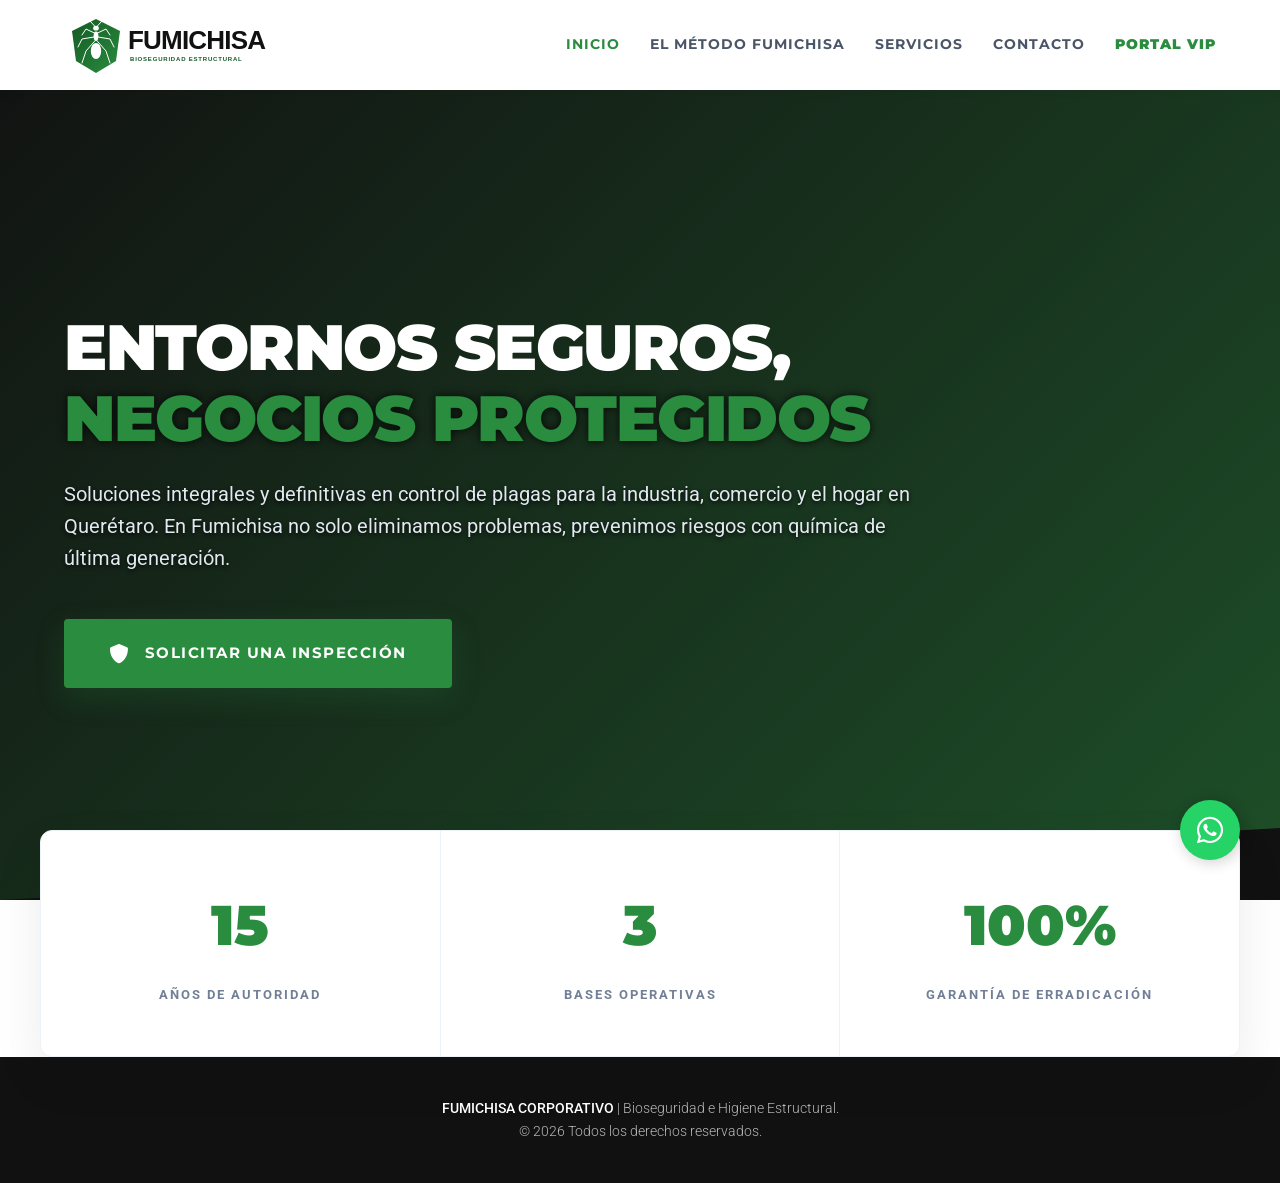
<file: index.html>
<!DOCTYPE html>
<html lang="es">
<head>
    <meta charset="UTF-8">
    <meta name="viewport" content="width=device-width, initial-scale=1.0">
    
    <title>Fumigación y Control de Plagas en Querétaro | Fumichisa</title>
    <meta name="description" content="Especialistas en bioseguridad estructural y control de plagas para la industria, comercio y el hogar en Querétaro. Licencia Sanitaria 08 19 11 SA 005.">
    <meta name="keywords" content="control de plagas, fumigación en querétaro, bioseguridad estructural, exterminador juriquilla, fumigación industrial, manejo integrado de plagas, MIP">
    <meta name="author" content="Fumichisa Corporativo">
    <meta name="robots" content="index, follow">

    <meta property="og:title" content="Fumichisa | Bioseguridad y Control de Plagas">
    <meta property="og:description" content="Soluciones integrales y definitivas en control de plagas para tu negocio o industria. Avalados por la Secretaría de Salud.">
    <meta property="og:type" content="website">
    <meta property="og:url" content="https://www.fumichisa.com">
    <meta property="og:image" content="https://upload.wikimedia.org/wikipedia/commons/thumb/a/a7/Blank_portrait%2C_male_%28rectangular%29.png/1200px-Blank_portrait%2C_male_%28rectangular%29.png"> <script type="application/ld+json">
    {
      "@context": "https://schema.org",
      "@type": "LocalBusiness",
      "name": "Fumichisa",
      "image": "https://www.fumichisa.com/logo.png",
      "@id": "https://www.fumichisa.com",
      "url": "https://www.fumichisa.com",
      "telephone": "+526142126037",
      "address": {
        "@type": "PostalAddress",
        "addressLocality": "Juriquilla",
        "addressRegion": "Querétaro",
        "addressCountry": "MX"
      },
      "geo": {
        "@type": "GeoCoordinates",
        "latitude": 20.7025,
        "longitude": -100.4475
      },
      "description": "Empresa especializada en Manejo Integrado de Plagas y bioseguridad estructural para industrias y comercios en Querétaro.",
      "sameAs": [
        "https://www.facebook.com/fumichisa"
      ]
    }
    </script>
    <link href="https://fonts.googleapis.com/css2?family=Montserrat:wght@400;700;900&family=Roboto:wght@300;400;500;700&display=swap" rel="stylesheet">
    <link rel="stylesheet" href="https://cdnjs.cloudflare.com/ajax/libs/font-awesome/6.0.0/css/all.min.css">
    <link rel="stylesheet" href="style.css">
    
    <style>
        .hero { position: relative; min-height: 100vh; display: flex; align-items: center; padding: 180px 5% 80px 5%; overflow: hidden; background-color: #111; }
        .video-bg { position: absolute; top: 50%; left: 50%; min-width: 100%; min-height: 100%; width: auto; height: auto; transform: translate(-50%, -50%); z-index: 0; object-fit: cover; opacity: 0.8; }
        .hero-overlay { position: absolute; top: 0; left: 0; width: 100%; height: 100%; background: linear-gradient(135deg, rgba(17,17,17,0.9) 0%, rgba(42,140,63,0.5) 100%); z-index: 1; }
        .hero-content { position: relative; z-index: 2; max-width: 850px; }
        .hero-content h1 { color: #ffffff; }
        .hero-content p { color: #e2e8f0; }
    </style>
</head>
<body>

    <header>
        <a href="index.html" class="brand" style="text-decoration: none; display: flex; align-items: center;">
            <svg xmlns="http://www.w3.org/2000/svg" viewBox="0 0 650 150" height="60px">
              <defs>
                <linearGradient id="gradEscudo" x1="0%" y1="0%" x2="100%" y2="100%">
                  <stop offset="0%" style="stop-color:#145A24;stop-opacity:1" />
                  <stop offset="100%" style="stop-color:#2A8C3F;stop-opacity:1" />
                </linearGradient>
              </defs>
              <g transform="translate(10, 5)">
                <path d="M70,5 L10,35 L20,110 L70,140 L120,110 L130,35 Z" fill="url(#gradEscudo)" />
                <path d="M66,22 L55,10 M74,22 L85,10" stroke="#ffffff" stroke-width="2.5" fill="none" stroke-linecap="round"/>
                <ellipse cx="70" cy="28" rx="7" ry="6" fill="#ffffff"/>
                <ellipse cx="70" cy="48" rx="6" ry="12" fill="#ffffff"/>
                <ellipse cx="70" cy="85" rx="13" ry="20" fill="#ffffff"/>
                <path d="M66,40 L45,30 L35,45 M74,40 L95,30 L105,45" stroke="#ffffff" stroke-width="2.5" fill="none" stroke-linejoin="round" stroke-linecap="round"/>
                <path d="M65,50 L35,55 L25,75 M75,50 L105,55 L115,75" stroke="#ffffff" stroke-width="2.5" fill="none" stroke-linejoin="round" stroke-linecap="round"/>
                <path d="M67,60 L45,85 L35,115 M73,60 L95,85 L105,115" stroke="#ffffff" stroke-width="2.5" fill="none" stroke-linejoin="round" stroke-linecap="round"/>
              </g>
              <text x="160" y="85" font-family="Arial, Helvetica, sans-serif" font-weight="900" font-size="65" fill="#111111" letter-spacing="-2">FUMICHISA</text>
              <text x="165" y="115" font-family="Arial, Helvetica, sans-serif" font-weight="700" font-size="15" fill="#145A24" letter-spacing="2">BIOSEGURIDAD ESTRUCTURAL</text>
            </svg>
        </a>
        <nav class="nav-links">
            <a href="index.html" class="active">Inicio</a>
            <a href="nosotros.html">El Método Fumichisa</a>
            <a href="servicios.html">Servicios</a>
            <a href="contacto.html">Contacto</a>
            <a href="certificados.html" style="color: #2A8C3F; font-weight: 900;">Portal VIP</a>
        </nav>
    </header>

    <section class="hero">
        <video autoplay loop muted playsinline class="video-bg">
            <source src="barrera_laser.mp4" type="video/mp4">
        </video>
        
        <div class="hero-overlay"></div>
        
        <div class="hero-content">
            <h1>Entornos Seguros,<br><span style="color: #2A8C3F;">Negocios Protegidos</span></h1>
            <p>Soluciones integrales y definitivas en control de plagas para la industria, comercio y el hogar en Querétaro. En Fumichisa no solo eliminamos problemas, prevenimos riesgos con química de última generación.</p>
            <a href="contacto.html" class="btn-primary">
                <i class="fas fa-shield-alt"></i> Solicitar una Inspección
            </a>
        </div>
    </section>

    <section class="stats-bar">
        <div class="stat-box"><span class="stat-number">15</span><span class="stat-text">Años de Autoridad</span></div>
        <div class="stat-box"><span class="stat-number">3</span><span class="stat-text">Bases Operativas</span></div>
        <div class="stat-box"><span class="stat-number">100%</span><span class="stat-text">Garantía de Erradicación</span></div>
    </section>

    <footer>
        <p><strong>FUMICHISA CORPORATIVO</strong> | Bioseguridad e Higiene Estructural.</p>
        <p>© 2026 Todos los derechos reservados.</p>
    </footer>

    <a href="https://wa.me/526142126037?text=Hola,%20busco%20soluciones%20de%20erradicación%20profesional." class="btn-whatsapp-flotante" target="_blank">
        <i class="fab fa-whatsapp"></i>
    </a>

</body>
</html>
</file>
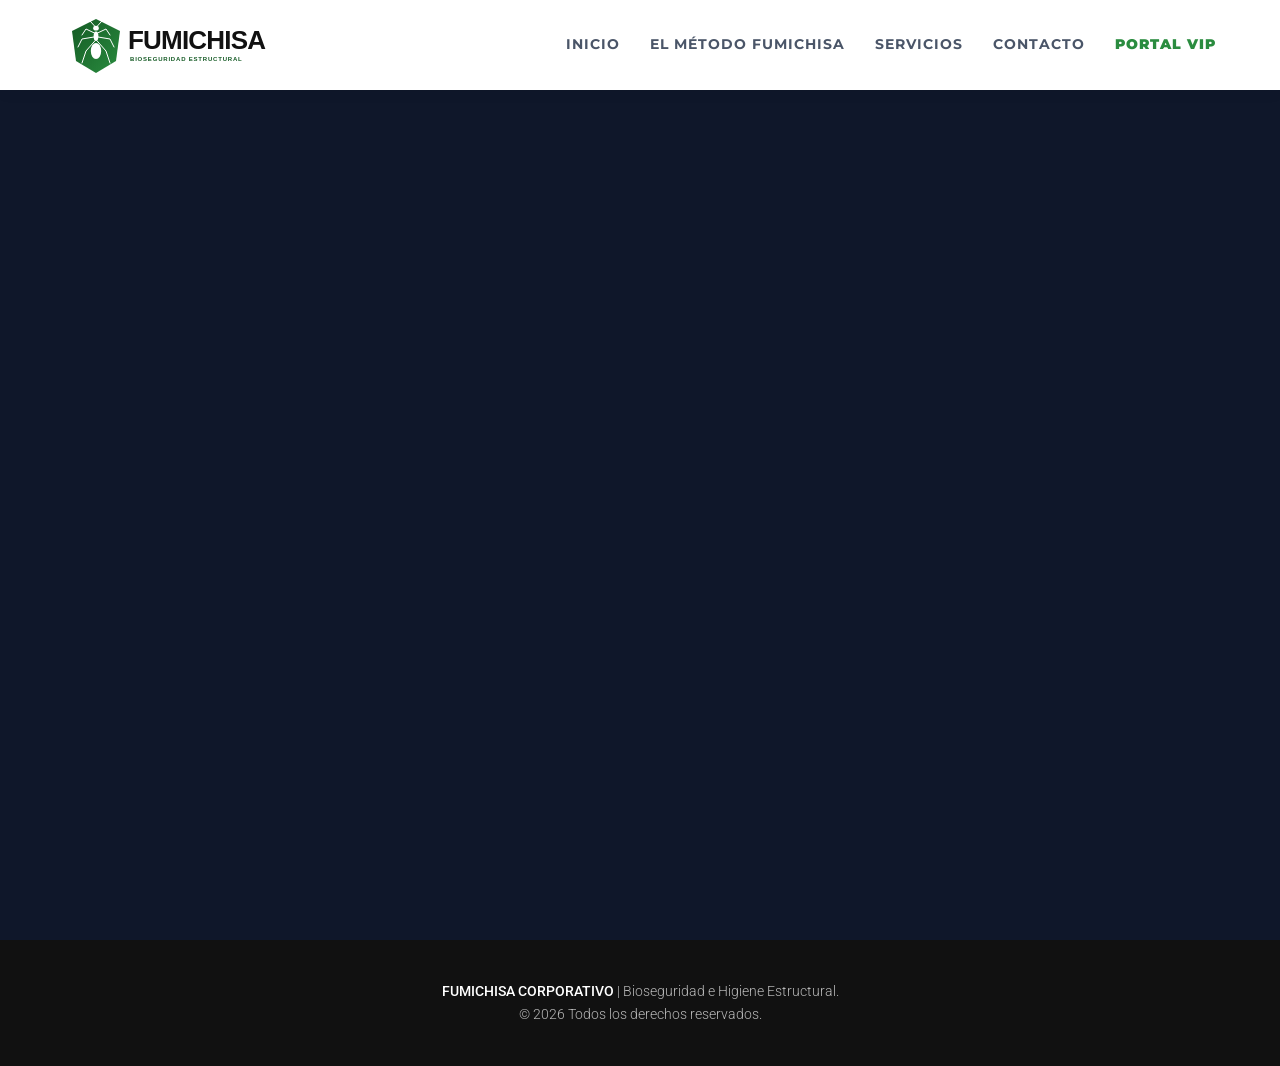
<file: certificados.html>
<!DOCTYPE html>
<html lang="es">
<head>
    <meta charset="UTF-8">
    <meta name="viewport" content="width=device-width, initial-scale=1.0">
    <title>Acceso VIP | Fumichisa</title>
    
    <link href="https://fonts.googleapis.com/css2?family=Montserrat:wght@400;700;900&family=Roboto:wght@300;400;500;700&display=swap" rel="stylesheet">
    <link rel="stylesheet" href="https://cdnjs.cloudflare.com/ajax/libs/font-awesome/6.0.0/css/all.min.css">
    <link rel="stylesheet" href="style.css">
</head>
<body style="margin: 0; display: flex; flex-direction: column; min-height: 100vh;">
    <header style="position: fixed; width: 100%; top: 0; z-index: 1000; background: white;">
        <a href="index.html" class="brand" style="text-decoration: none; display: flex; align-items: center;">
            <svg xmlns="http://www.w3.org/2000/svg" viewBox="0 0 650 150" height="60px">
              <defs>
                <linearGradient id="gradEscudo" x1="0%" y1="0%" x2="100%" y2="100%">
                  <stop offset="0%" style="stop-color:#145A24;stop-opacity:1" />
                  <stop offset="100%" style="stop-color:#2A8C3F;stop-opacity:1" />
                </linearGradient>
              </defs>
              <g transform="translate(10, 5)">
                <path d="M70,5 L10,35 L20,110 L70,140 L120,110 L130,35 Z" fill="url(#gradEscudo)" />
                <path d="M66,22 L55,10 M74,22 L85,10" stroke="#ffffff" stroke-width="2.5" fill="none" stroke-linecap="round"/>
                <ellipse cx="70" cy="28" rx="7" ry="6" fill="#ffffff"/>
                <ellipse cx="70" cy="48" rx="6" ry="12" fill="#ffffff"/>
                <ellipse cx="70" cy="85" rx="13" ry="20" fill="#ffffff"/>
                <path d="M66,40 L45,30 L35,45 M74,40 L95,30 L105,45" stroke="#ffffff" stroke-width="2.5" fill="none" stroke-linejoin="round" stroke-linecap="round"/>
                <path d="M65,50 L35,55 L25,75 M75,50 L105,55 L115,75" stroke="#ffffff" stroke-width="2.5" fill="none" stroke-linejoin="round" stroke-linecap="round"/>
                <path d="M67,60 L45,85 L35,115 M73,60 L95,85 L105,115" stroke="#ffffff" stroke-width="2.5" fill="none" stroke-linejoin="round" stroke-linecap="round"/>
              </g>
              <text x="160" y="85" font-family="Arial, Helvetica, sans-serif" font-weight="900" font-size="65" fill="#111111" letter-spacing="-2">FUMICHISA</text>
              <text x="165" y="115" font-family="Arial, Helvetica, sans-serif" font-weight="700" font-size="15" fill="#145A24" letter-spacing="2">BIOSEGURIDAD ESTRUCTURAL</text>
            </svg>
        </a>
        <nav class="nav-links">
            <a href="index.html">Inicio</a>
            <a href="nosotros.html">El Método Fumichisa</a>
            <a href="servicios.html">Servicios</a>
            <a href="contacto.html">Contacto</a>
            <a href="certificados.html" class="active" style="color: #2A8C3F; font-weight: 900;">Portal VIP</a>
        </nav>
    </header>
    <section class="portal-section" style="padding-top: 120px; flex-grow: 1; background-color: #0f172a; display: flex; flex-direction: column;">
        <iframe 
            src="https://script.google.com/macros/s/AKfycbwCaeG0hhmNrBDzJNNTO-dtgNY4XKD_ny-d_GyX2ySLK26Tl952WycKmDwSJTsDBxzH/exec" 
            width="100%" 
            height="100%" 
            style="border: none; flex-grow: 1; display: block; min-height: 80vh;" 
            title="Acceso Seguro Fumichisa">
        </iframe>
    </section>
    <footer style="margin-top: auto;">
        <p><strong>FUMICHISA CORPORATIVO</strong> | Bioseguridad e Higiene Estructural.</p>
        <p>© 2026 Todos los derechos reservados.</p>
    </footer>
</body>
</html>
</file>
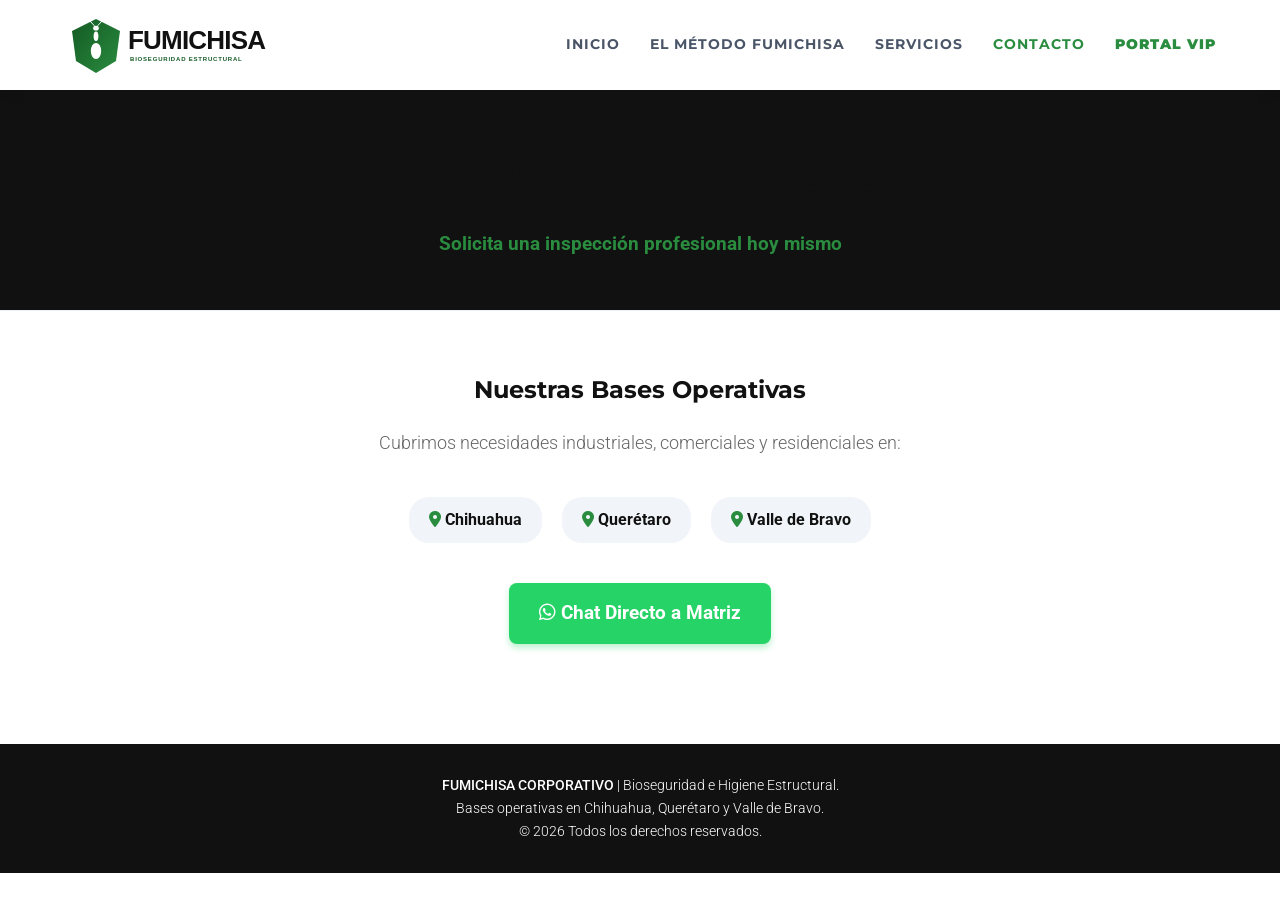
<file: contacto.html>
<!DOCTYPE html>
<html lang="es">
<head>
    <meta charset="UTF-8">
    <meta name="viewport" content="width=device-width, initial-scale=1.0">
    
    <title>Contacto y Cotizaciones | Fumichisa</title>
    <meta name="description" content="Contacta a Fumichisa para solicitar una inspección o cotización de control de plagas. Atención inmediata en Chihuahua, Querétaro y Valle de Bravo.">
    <meta name="keywords" content="contacto fumichisa, teléfono fumigador, cotizar fumigación, emergencias control de plagas">
    <meta name="robots" content="index, follow">

    <meta property="og:title" content="Contacta a Fumichisa | Atención Inmediata">
    <meta property="og:description" content="Solicita una inspección y cotización. Bases operativas listas para atenderte.">
    <meta property="og:type" content="website">
    <meta property="og:url" content="https://www.fumichisa.com/contacto.html">

    <script type="application/ld+json">
    {
      "@context": "https://schema.org",
      "@type": "ContactPage",
      "mainEntity": {
        "@type": "Organization",
        "name": "Fumichisa",
        "contactPoint": {
          "@type": "ContactPoint",
          "telephone": "+526142126037",
          "contactType": "Atención al Cliente",
          "areaServed": ["Chihuahua", "Querétaro", "Valle de Bravo"],
          "availableLanguage": "es"
        }
      }
    }
    </script>

    <link href="https://fonts.googleapis.com/css2?family=Montserrat:wght@400;700;900&family=Roboto:wght@300;400;500;700&display=swap" rel="stylesheet">
    <link rel="stylesheet" href="https://cdnjs.cloudflare.com/ajax/libs/font-awesome/6.0.0/css/all.min.css">
    <link rel="stylesheet" href="style.css">
</head>
<body>

    <header>
        <a href="index.html" class="brand" style="text-decoration: none; display: flex; align-items: center;">
            <svg xmlns="http://www.w3.org/2000/svg" viewBox="0 0 650 150" height="60px">
              <defs><linearGradient id="gradEscudo" x1="0%" y1="0%" x2="100%" y2="100%"><stop offset="0%" style="stop-color:#145A24;stop-opacity:1" /><stop offset="100%" style="stop-color:#2A8C3F;stop-opacity:1" /></linearGradient></defs>
              <g transform="translate(10, 5)"><path d="M70,5 L10,35 L20,110 L70,140 L120,110 L130,35 Z" fill="url(#gradEscudo)" /><path d="M66,22 L55,10 M74,22 L85,10" stroke="#ffffff" stroke-width="2.5" fill="none"/><ellipse cx="70" cy="28" rx="7" ry="6" fill="#ffffff"/><ellipse cx="70" cy="48" rx="6" ry="12" fill="#ffffff"/><ellipse cx="70" cy="85" rx="13" ry="20" fill="#ffffff"/></g>
              <text x="160" y="85" font-family="Arial, Helvetica, sans-serif" font-weight="900" font-size="65" fill="#111111" letter-spacing="-2">FUMICHISA</text>
              <text x="165" y="115" font-family="Arial, Helvetica, sans-serif" font-weight="700" font-size="15" fill="#145A24" letter-spacing="2">BIOSEGURIDAD ESTRUCTURAL</text>
            </svg>
        </a>
        <nav class="nav-links">
            <a href="index.html">Inicio</a>
            <a href="nosotros.html">El Método Fumichisa</a>
            <a href="servicios.html">Servicios</a>
            <a href="contacto.html" class="active">Contacto</a>
            <a href="certificados.html" style="color: #2A8C3F; font-weight: 900;">Portal VIP</a>
        </nav>
    </header>

    <section class="page-header" style="padding-top: 150px; background-color: #111; color: white; text-align: center; padding-bottom: 50px;">
        <h1 style="font-family: 'Montserrat', sans-serif; font-weight: 900; font-size: 2.5rem;">Atención Inmediata</h1>
        <p style="color: #2A8C3F; font-weight: bold; font-size: 1.2rem;">Solicita una inspección profesional hoy mismo</p>
    </section>

    <section style="padding: 60px 5%; max-width: 800px; margin: 0 auto; text-align: center;">
        <h2 style="color: #111; margin-bottom: 20px;">Nuestras Bases Operativas</h2>
        <p style="color: #666; font-size: 1.1rem; margin-bottom: 40px;">Cubrimos necesidades industriales, comerciales y residenciales en:</p>
        
        <div style="display: flex; justify-content: center; gap: 20px; flex-wrap: wrap; margin-bottom: 40px;">
            <span style="background-color: #f1f5f9; padding: 10px 20px; border-radius: 20px; font-weight: bold; color: #111;"><i class="fas fa-map-marker-alt" style="color: #2A8C3F;"></i> Chihuahua</span>
            <span style="background-color: #f1f5f9; padding: 10px 20px; border-radius: 20px; font-weight: bold; color: #111;"><i class="fas fa-map-marker-alt" style="color: #2A8C3F;"></i> Querétaro</span>
            <span style="background-color: #f1f5f9; padding: 10px 20px; border-radius: 20px; font-weight: bold; color: #111;"><i class="fas fa-map-marker-alt" style="color: #2A8C3F;"></i> Valle de Bravo</span>
        </div>

        <a href="https://wa.me/526142126037" style="display: inline-block; background-color: #25D366; color: white; padding: 15px 30px; border-radius: 8px; font-weight: bold; text-decoration: none; font-size: 1.2rem; box-shadow: 0 4px 6px rgba(37,211,102,0.3);"><i class="fab fa-whatsapp"></i> Chat Directo a Matriz</a>
    </section>

    <footer style="background-color: #111; color: white; text-align: center; padding: 30px; margin-top: 40px;">
        <p><strong>FUMICHISA CORPORATIVO</strong> | Bioseguridad e Higiene Estructural.</p>
        <p>Bases operativas en Chihuahua, Querétaro y Valle de Bravo.</p>
        <p>© 2026 Todos los derechos reservados.</p>
    </footer>

</body>
</html>
</file>
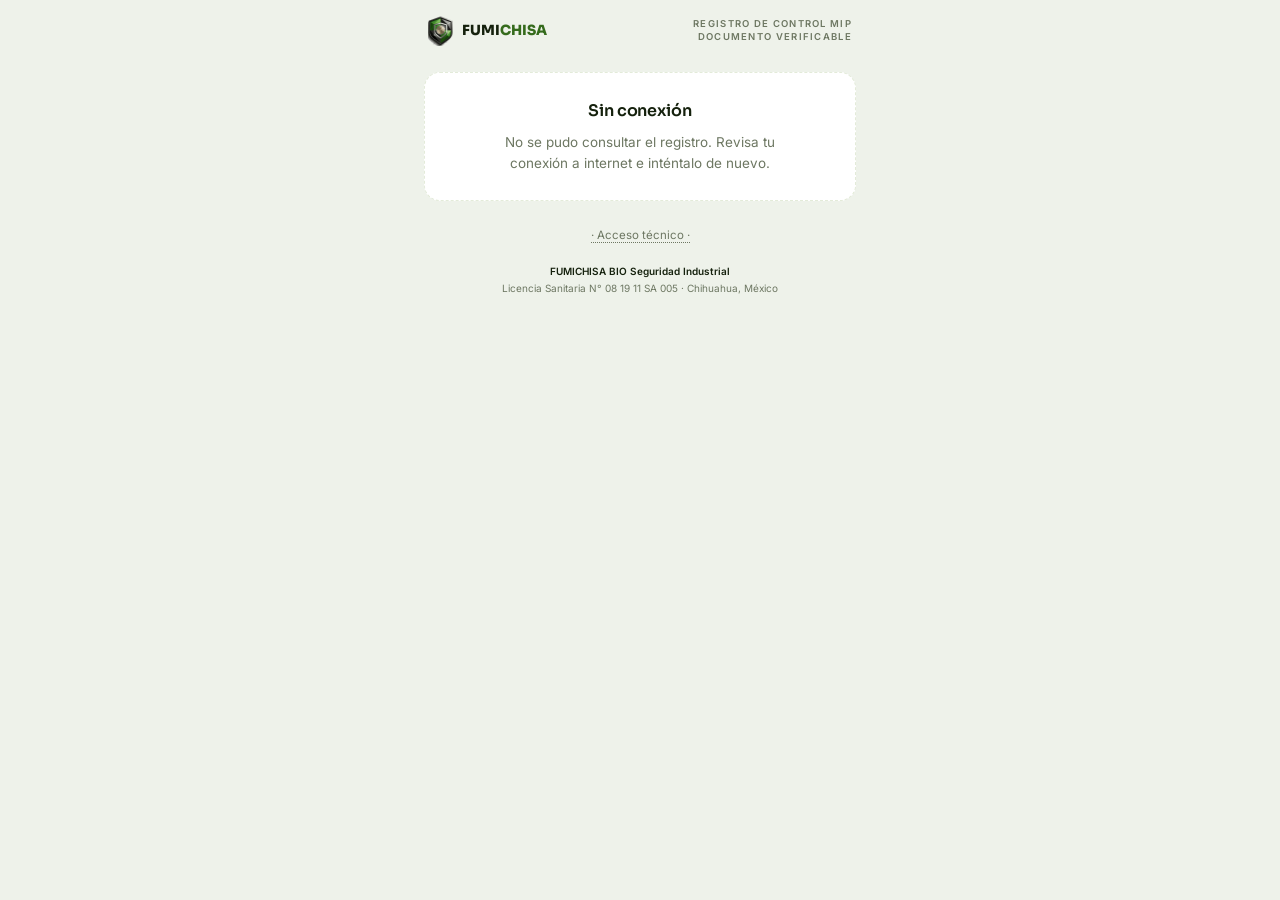
<file: estacion.html>
<!DOCTYPE html>
<html lang="es">
<head>
<meta charset="UTF-8">
<meta name="viewport" content="width=device-width, initial-scale=1.0">
<title>Registro de estación · FUMICHISA</title>
<link rel="preconnect" href="https://fonts.googleapis.com">
<link rel="preconnect" href="https://fonts.gstatic.com" crossorigin>
<link href="https://fonts.googleapis.com/css2?family=Sora:wght@400;600;700;800&family=Inter:wght@400;500;600&display=swap" rel="stylesheet">
<style>
  :root{--bg:#eef2ea;--card:#ffffff;--ink:#15210d;--body:#414c37;--muted:#6d7762;--line:#e3ebd9;--verde:#5a9e3a;--verde-deep:#356b1c;--verde-soft:#edf6e3;--amber:#b06a00;--amber-soft:#fdf3e3;--amber-line:#f4d29a;}
  *{margin:0;padding:0;box-sizing:border-box}
  body{font-family:'Inter',system-ui,sans-serif;background:var(--bg);color:var(--body);line-height:1.55;-webkit-font-smoothing:antialiased;padding:0 0 30px}
  .shell{max-width:460px;margin:0 auto;padding:0 14px}
  h1,h2,h3{font-family:'Sora',sans-serif;letter-spacing:-0.01em;color:var(--ink)}
  .brand{display:flex;align-items:center;gap:9px;padding:16px 4px 12px}
  .brand img{height:30px;width:auto;display:block}
  .brand .nm{font-family:'Sora';font-weight:800;font-size:14px;color:var(--ink)}
  .brand .nm span{color:var(--verde-deep)}
  .brand .doc{margin-left:auto;font-size:9.5px;letter-spacing:1.3px;text-transform:uppercase;color:var(--muted);font-weight:600;text-align:right;line-height:1.35}
  .hero{background:var(--ink);border-radius:18px;padding:22px 20px;color:#fff;position:relative;overflow:hidden}
  .hero::after{content:"";position:absolute;width:220px;height:220px;border-radius:50%;background:radial-gradient(circle,rgba(143,216,97,0.16),transparent 65%);top:-90px;right:-70px}
  .hero .ey{font-family:'Sora';font-weight:600;font-size:10px;letter-spacing:2px;text-transform:uppercase;color:#9fd97e;position:relative;z-index:2}
  .hero .id{font-family:'Sora';font-weight:800;font-size:32px;line-height:1;margin:6px 0 14px;position:relative;z-index:2}
  .status{display:inline-flex;align-items:center;gap:8px;font-family:'Sora';font-weight:600;font-size:12.5px;padding:8px 14px;border-radius:100px;position:relative;z-index:2}
  .status.alerta{background:rgba(255,196,120,0.16);color:#ffce8a;border:1px solid rgba(255,196,120,0.35)}
  .status.ok{background:rgba(143,216,97,0.16);color:#bdf29a;border:1px solid rgba(143,216,97,0.35)}
  .status.nueva{background:rgba(255,255,255,0.1);color:#cfd5cb;border:1px solid rgba(255,255,255,0.2)}
  .status .pin{width:8px;height:8px;border-radius:50%}
  .status.alerta .pin{background:#ffce8a;box-shadow:0 0 9px #ffce8a}
  .status.ok .pin{background:#bdf29a;box-shadow:0 0 9px #bdf29a}
  .status.nueva .pin{background:#cfd5cb}
  .verif{display:flex;align-items:center;gap:10px;background:var(--verde-soft);border:1px solid rgba(90,158,58,0.25);border-radius:12px;padding:12px 14px;margin-top:14px}
  .verif svg{width:30px;height:30px;stroke:var(--verde-deep);flex-shrink:0}
  .verif .t{font-family:'Sora';font-weight:700;font-size:13.5px;color:var(--ink)}
  .verif .s{font-size:11.5px;color:var(--muted)}
  .card{background:var(--card);border:1px solid var(--line);border-radius:16px;padding:18px;margin-top:14px}
  .card .lbl{font-family:'Sora';font-weight:600;font-size:11px;letter-spacing:1.5px;text-transform:uppercase;color:var(--verde-deep);margin-bottom:14px}
  .row{display:flex;justify-content:space-between;gap:14px;padding:11px 0;border-bottom:1px solid var(--line)}
  .row:last-child{border-bottom:none}
  .row .k{font-size:13px;color:var(--muted)}
  .row .v{font-size:13.5px;color:var(--ink);font-weight:600;font-family:'Sora';text-align:right}
  .rot{display:flex;align-items:center;gap:12px;padding:13px 14px;background:var(--verde-soft);border:1px solid rgba(90,158,58,0.22);border-radius:12px;margin-bottom:10px}
  .rot .chip{font-family:'Sora';font-weight:800;font-size:13px;color:#fff;background:var(--verde);width:42px;height:42px;border-radius:10px;display:flex;align-items:center;justify-content:center;flex-shrink:0}
  .rot .info .t{font-size:14px;font-weight:600;color:var(--ink);font-family:'Sora'}
  .rot .info .s{font-size:12px;color:var(--muted)}
  .rot-note{font-size:11.5px;color:var(--muted);display:flex;gap:7px;align-items:flex-start}
  .rot-note svg{width:15px;height:15px;stroke:var(--verde-deep);flex-shrink:0;margin-top:1px}
  table{width:100%;border-collapse:collapse}
  thead th{font-size:10px;letter-spacing:0.8px;text-transform:uppercase;color:var(--muted);text-align:left;padding:0 8px 9px 0;font-weight:600;border-bottom:1px solid var(--line)}
  tbody td{font-size:12.5px;color:var(--body);padding:11px 8px 11px 0;border-bottom:1px solid var(--line);vertical-align:top}
  tbody tr:last-child td{border-bottom:none}
  td .dt{font-family:'Sora';font-weight:600;color:var(--ink);font-size:12.5px}
  .tag{display:inline-block;font-size:10px;font-weight:600;padding:2px 8px;border-radius:100px;letter-spacing:0.3px}
  .tag.c{background:var(--amber-soft);color:var(--amber);border:1px solid var(--amber-line)}
  .tag.ok{background:var(--verde-soft);color:var(--verde-deep);border:1px solid rgba(90,158,58,0.25)}
  .empty{background:var(--card);border:1px dashed var(--line);border-radius:16px;padding:26px 20px;margin-top:14px;text-align:center}
  .empty h3{font-size:16px;font-weight:600;margin-bottom:8px}
  .empty p{font-size:13.5px;color:var(--muted);max-width:300px;margin:0 auto}
  .loading{text-align:center;padding:40px 20px;color:var(--muted);font-size:13.5px}
  .loading .spin{width:30px;height:30px;border:3px solid var(--line);border-top-color:var(--verde);border-radius:50%;margin:0 auto 14px;animation:spin 0.8s linear infinite}
  @keyframes spin{to{transform:rotate(360deg)}}
  .tecnico{text-align:center;margin-top:20px}
  .tecnico a{font-size:11.5px;color:var(--muted);text-decoration:none;border-bottom:1px dotted var(--muted);cursor:pointer}
  .tecnico a:hover{color:var(--verde-deep);border-color:var(--verde-deep)}
  footer{text-align:center;margin-top:18px;font-size:10px;color:var(--muted);line-height:1.7}
  footer b{color:var(--ink);font-weight:600}
</style>
</head>
<body>
<div class="shell">
  <div class="brand"><img src="[data-uri]" alt="FUMICHISA"><div class="nm">FUMI<span>CHISA</span></div><div class="doc">Registro de control MIP<br>Documento verificable</div></div>

  <div id="contenido"><div class="loading"><div class="spin"></div>Consultando registro…</div></div>

  <div class="tecnico"><a id="accesoTec">· Acceso técnico ·</a></div>
  <footer><b>FUMICHISA BIO Seguridad Industrial</b><br>Licencia Sanitaria N° 08 19 11 SA 005 · Chihuahua, México</footer>
</div>

<script>
/* ============================================================
   CONFIGURACIÓN
   ============================================================ */
var URL_SCRIPT = "https://script.google.com/macros/s/AKfycbwVUlBOcMMSEhRwDhZ4b2KUHCwAWeSegAFMXVtNyEX_gqfC0A-6SMjukWMQaF6qHzY-/exec";
var FORM_INSPECCION = "https://www.fumichisa.com/registro-estacion.html";
var PIN_TECNICO = "7788";   // ← cámbialo por el PIN de tu técnico
/* ============================================================ */

function getParam(n){var m=new RegExp("[?&]"+n+"=([^&]+)").exec(window.location.search);return m?decodeURIComponent(m[1]):"";}
var id=(getParam("id")||"—").toUpperCase();
var cont=document.getElementById("contenido");
var hoy=new Date().toLocaleDateString("es-MX",{day:"2-digit",month:"long",year:"numeric"});

function jsonp(url,cb){
  var name="cb_"+Date.now();
  window[name]=function(d){cb(d);try{delete window[name];}catch(e){}s.remove();};
  var s=document.createElement("script");
  s.src=url+(url.indexOf("?")===-1?"?":"&")+"callback="+name;
  s.onerror=function(){cb(null);};
  document.body.appendChild(s);
}

function esc(t){return String(t==null?"":t);}

function render(d){
  var info=(d&&d.info)?d.info:null;
  var hist=(d&&d.historial)?d.historial:[];

  if(!info && hist.length===0){
    cont.innerHTML=
      '<div class="hero"><div class="ey">Estación de cebo · Exterior</div><div class="id">'+id+'</div>'+
        '<div class="status nueva"><span class="pin"></span>Sin registros aún</div></div>'+
      '<div class="empty"><h3>Estación sin inspecciones</h3><p>Esta estación todavía no tiene registros de control capturados.</p></div>';
    return;
  }

  // estado según la última inspección
  var ult=hist[0]||{};
  var hall=esc(ult.hallazgos).toLowerCase();
  var alerta=(hall.indexOf("excremento")!==-1||hall.indexOf("roedura")!==-1||hall.indexOf("captura")!==-1);
  var estadoClase=alerta?"alerta":"ok";
  var estadoTxt=alerta?"Actividad detectada":"Sin actividad";

  var filas=hist.map(function(h){
    var acc=esc(h.accion);
    var clase=(acc.toLowerCase().indexOf("sin")!==-1)?"ok":"c";
    return '<tr><td><span class="dt">'+esc(h.fecha)+'</span></td><td><span class="tag '+clase+'">'+acc+'</span></td><td>'+esc(h.tecnico)+'</td></tr>';
  }).join("");

  var datosCard="";
  if(info){
    datosCard=
      '<div class="card"><div class="lbl">Datos de la estación</div>'+
        '<div class="row"><span class="k">Cliente</span><span class="v">'+esc(info.cliente)+'</span></div>'+
        '<div class="row"><span class="k">Ubicación</span><span class="v">'+esc(info.ubicacion)+'</span></div>'+
        (info.tipoCebo?'<div class="row"><span class="k">Tipo de cebo</span><span class="v">'+esc(info.tipoCebo)+'</span></div>':'')+
        '<div class="row"><span class="k">Última inspección</span><span class="v">'+esc(ult.fecha||"—")+'</span></div>'+
        '<div class="row"><span class="k">Técnico responsable</span><span class="v">'+esc(ult.tecnico||"—")+'</span></div>'+
      '</div>';
  }

  var rotCard="";
  if(info && info.activo){
    rotCard=
      '<div class="card"><div class="lbl">Rotación de cebo · Anti-resistencia</div>'+
        '<div class="rot"><div class="chip">'+esc(info.grupo||"—")+'</div><div class="info"><div class="t">'+esc(info.activo)+(info.grupo?' — Grupo '+esc(info.grupo):'')+'</div><div class="s">Ingrediente activo en uso</div></div></div>'+
        (info.proximaRotacion?'<div class="rot-note"><svg viewBox="0 0 24 24" fill="none" stroke-width="2" stroke-linecap="round" stroke-linejoin="round"><path d="M12 2v4M12 18v4M4.9 4.9l2.8 2.8M16.3 16.3l2.8 2.8M2 12h4M18 12h4M4.9 19.1l2.8-2.8M16.3 7.7l2.8-2.8"/></svg>Próxima rotación: <b style="color:var(--ink);margin-left:3px;">'+esc(info.proximaRotacion)+'</b></div>':'')+
      '</div>';
  }

  cont.innerHTML=
    '<div class="hero"><div class="ey">Estación de cebo · Exterior</div><div class="id">'+id+'</div>'+
      '<div class="status '+estadoClase+'"><span class="pin"></span>'+estadoTxt+'</div></div>'+
    '<div class="verif"><svg viewBox="0 0 24 24" fill="none" stroke-width="2" stroke-linecap="round" stroke-linejoin="round"><path d="M12 2 4 5v6c0 5 3.4 8.5 8 11 4.6-2.5 8-6 8-11V5l-8-3z"/><path d="m9 12 2 2 4-4"/></svg>'+
      '<div><div class="t">Estación bajo programa MIP activo</div><div class="s">Consulta verificada el '+hoy+'</div></div></div>'+
    datosCard+rotCard+
    '<div class="card"><div class="lbl">Historial de inspecciones</div>'+
      '<table><thead><tr><th>Fecha</th><th>Acción</th><th>Téc.</th></tr></thead><tbody>'+filas+'</tbody></table></div>';
}

// Consultar datos en vivo
jsonp(URL_SCRIPT+"?id="+encodeURIComponent(id), function(d){
  if(d===null){
    cont.innerHTML='<div class="empty"><h3>Sin conexión</h3><p>No se pudo consultar el registro. Revisa tu conexión a internet e inténtalo de nuevo.</p></div>';
    return;
  }
  render(d);
});

document.getElementById("accesoTec").addEventListener("click",function(){
  var pin=prompt("Acceso técnico — ingresa tu PIN para registrar la inspección:");
  if(pin===null) return;
  if(pin.trim()===PIN_TECNICO){
    window.location.href=FORM_INSPECCION+(FORM_INSPECCION.indexOf("?")===-1?"?":"&")+"estacion="+encodeURIComponent(id);
  }else{ alert("PIN incorrecto."); }
});
</script>
</body>
</html>
</file>
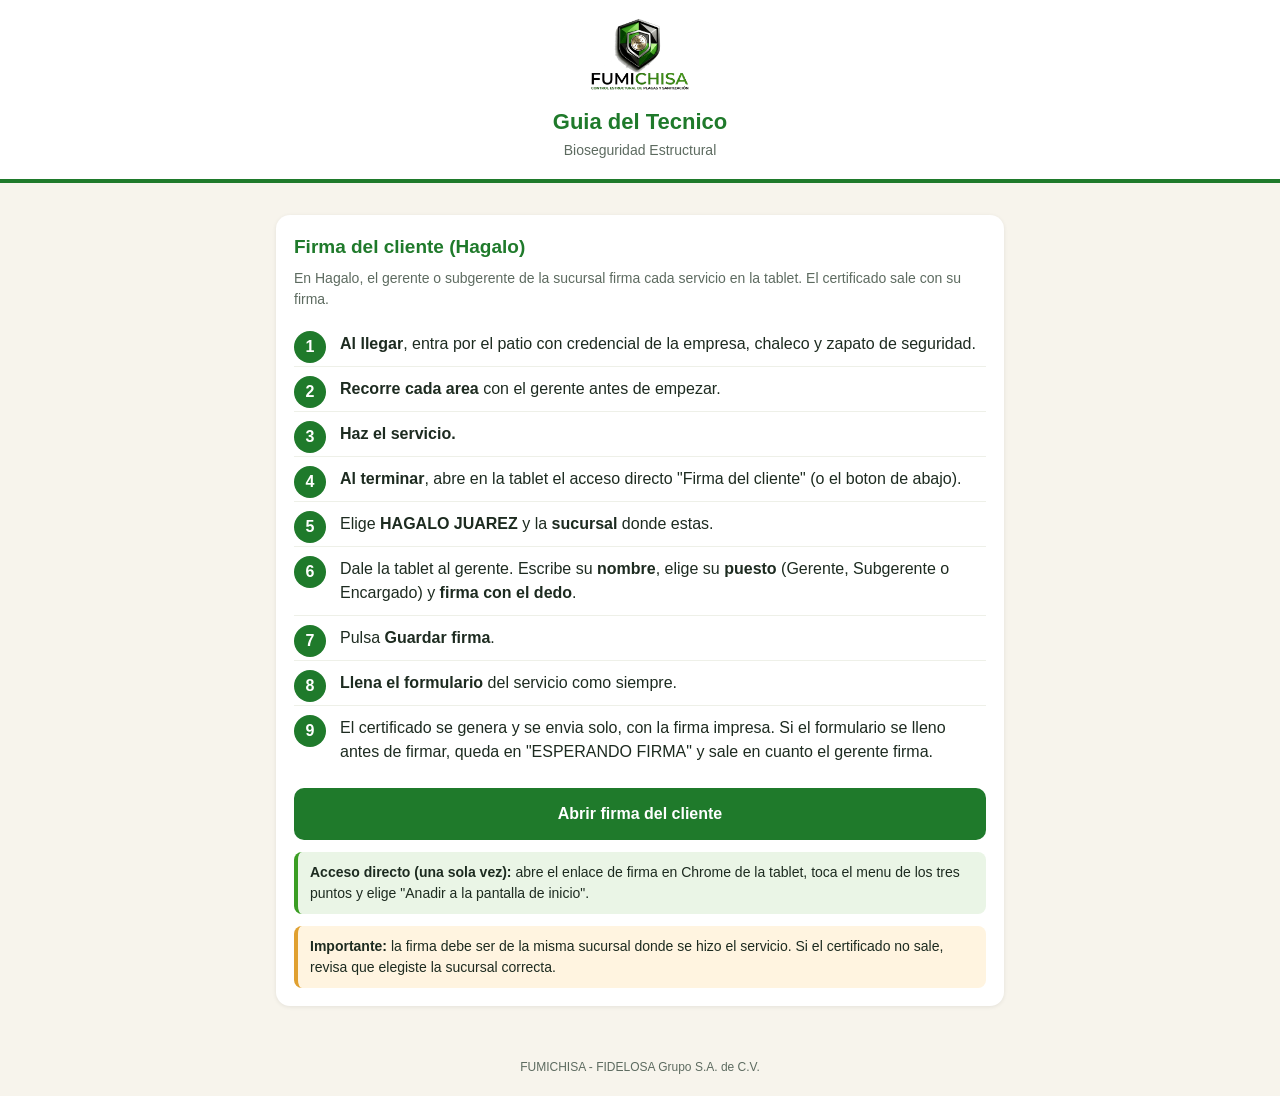
<file: guia-tecnico (2).html>
<!DOCTYPE html>
<html lang="es"><head><meta charset="utf-8"><meta name="viewport" content="width=device-width,initial-scale=1">
<title>Guia del Tecnico FUMICHISA</title>
<style>
:root{--g:#1F7A2B;--g2:#3A9D23;--bg:#F7F4EC;--ink:#1d2b20;--mut:#5d6b60}
*{box-sizing:border-box}body{margin:0;background:var(--bg);color:var(--ink);font-family:Inter,Segoe UI,Arial,sans-serif;line-height:1.5}
header{background:#fff;border-bottom:4px solid var(--g);padding:18px 16px;text-align:center}
header img{height:72px}header h1{margin:8px 0 0;font-size:22px;color:var(--g)}header p{margin:2px 0 0;color:var(--mut);font-size:14px}
main{max-width:760px;margin:0 auto;padding:16px}
.sec{background:#fff;border-radius:14px;padding:18px;margin:16px 0;box-shadow:0 1px 4px rgba(0,0,0,.08)}
.sec h2{margin:0 0 6px;font-size:19px;color:var(--g)}.sec .sub{color:var(--mut);font-size:14px;margin:0 0 12px}
ol.steps{list-style:none;counter-reset:s;padding:0;margin:0}
ol.steps li{counter-increment:s;position:relative;padding:10px 0 10px 46px;border-top:1px solid #eef0e8}
ol.steps li:first-child{border-top:0}
ol.steps li:before{content:counter(s);position:absolute;left:0;top:9px;width:32px;height:32px;border-radius:50%;background:var(--g);color:#fff;font-weight:700;text-align:center;line-height:32px}
.tip{background:#eaf5e6;border-left:4px solid var(--g2);padding:10px 12px;border-radius:8px;margin-top:12px;font-size:14px}
.warn{background:#fff4e0;border-left:4px solid #e0a030;padding:10px 12px;border-radius:8px;margin-top:12px;font-size:14px}
a.btn{display:block;text-align:center;background:var(--g);color:#fff;text-decoration:none;font-weight:700;padding:14px;border-radius:10px;margin-top:14px;font-size:16px}
footer{text-align:center;color:var(--mut);font-size:12px;padding:20px}
</style></head><body>
<header><img src="[data-uri]" alt="FUMICHISA"><h1>Guia del Tecnico</h1><p>Bioseguridad Estructural</p></header>
<main>
<div class="sec"><h2>Firma del cliente (Hagalo)</h2>
<p class="sub">En Hagalo, el gerente o subgerente de la sucursal firma cada servicio en la tablet. El certificado sale con su firma.</p>
<ol class="steps">
<li><b>Al llegar</b>, entra por el patio con credencial de la empresa, chaleco y zapato de seguridad.</li>
<li><b>Recorre cada area</b> con el gerente antes de empezar.</li>
<li><b>Haz el servicio.</b></li>
<li><b>Al terminar</b>, abre en la tablet el acceso directo "Firma del cliente" (o el boton de abajo).</li>
<li>Elige <b>HAGALO JUAREZ</b> y la <b>sucursal</b> donde estas.</li>
<li>Dale la tablet al gerente. Escribe su <b>nombre</b>, elige su <b>puesto</b> (Gerente, Subgerente o Encargado) y <b>firma con el dedo</b>.</li>
<li>Pulsa <b>Guardar firma</b>.</li>
<li><b>Llena el formulario</b> del servicio como siempre.</li>
<li>El certificado se genera y se envia solo, con la firma impresa. Si el formulario se lleno antes de firmar, queda en "ESPERANDO FIRMA" y sale en cuanto el gerente firma.</li>
</ol>
<a class="btn" href="https://script.google.com/macros/s/AKfycbztqX357jiA9MDxl4PSSsf22aB5Fj_2-fhpI4810mAY4PFYH0KrAEavCg7rAuDP1k_t/exec?accion=firma">Abrir firma del cliente</a>
<div class="tip"><b>Acceso directo (una sola vez):</b> abre el enlace de firma en Chrome de la tablet, toca el menu de los tres puntos y elige "Anadir a la pantalla de inicio".</div>
<div class="warn"><b>Importante:</b> la firma debe ser de la misma sucursal donde se hizo el servicio. Si el certificado no sale, revisa que elegiste la sucursal correcta.</div>
</div>
</main><footer>FUMICHISA - FIDELOSA Grupo S.A. de C.V.</footer></body></html>
</file>
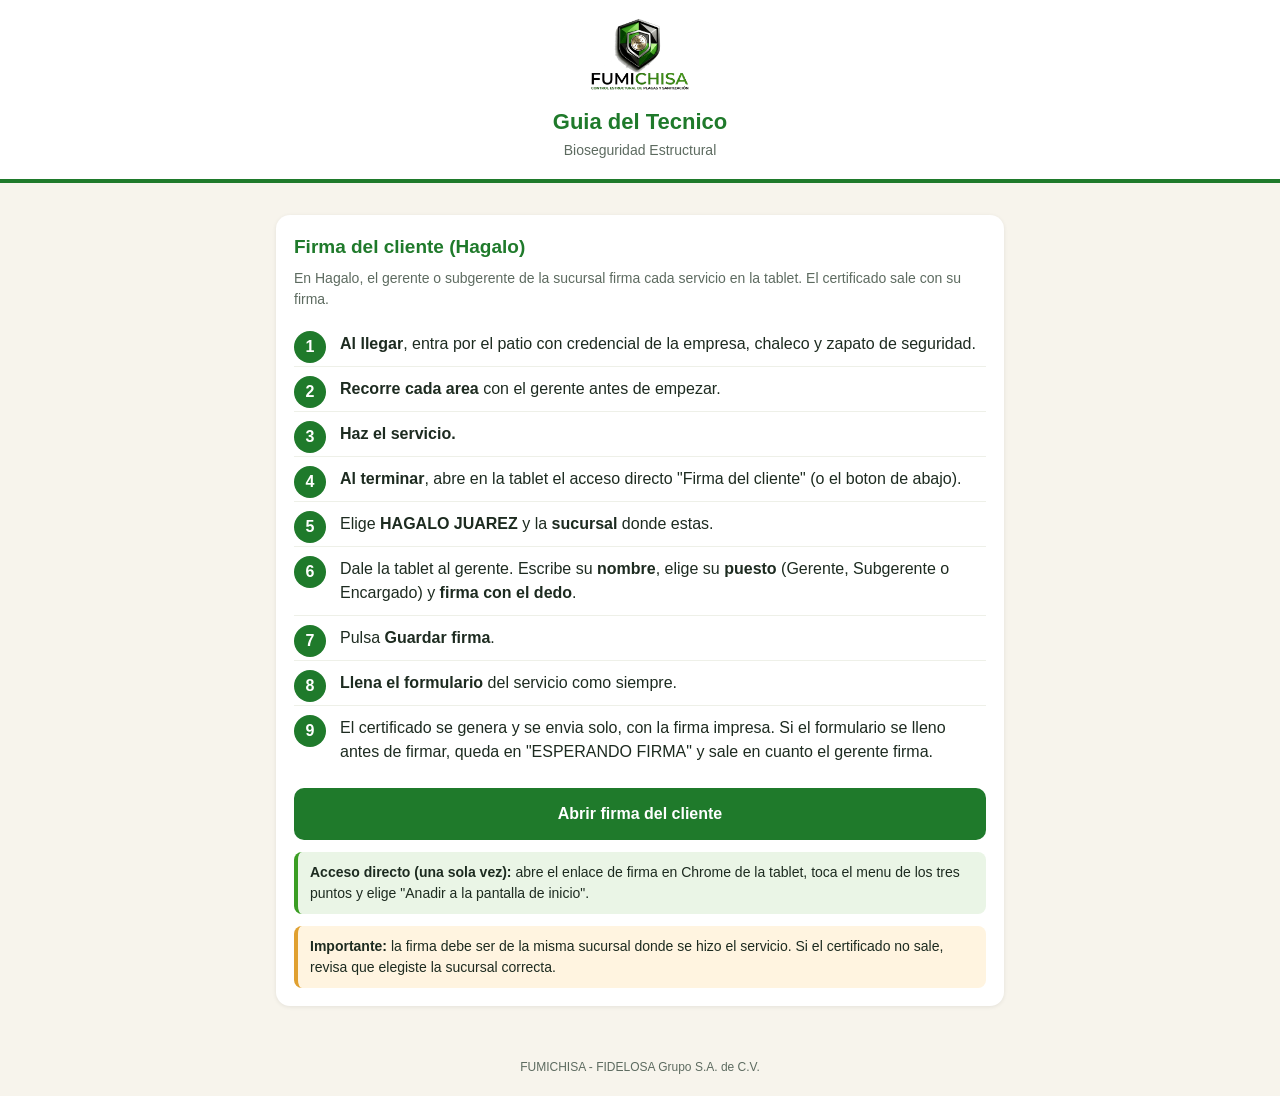
<file: guia-tecnico.html>
<!DOCTYPE html>
<html lang="es"><head><meta charset="utf-8"><meta name="viewport" content="width=device-width,initial-scale=1">
<title>Guia del Tecnico FUMICHISA</title>
<style>
:root{--g:#1F7A2B;--g2:#3A9D23;--bg:#F7F4EC;--ink:#1d2b20;--mut:#5d6b60}
*{box-sizing:border-box}body{margin:0;background:var(--bg);color:var(--ink);font-family:Inter,Segoe UI,Arial,sans-serif;line-height:1.5}
header{background:#fff;border-bottom:4px solid var(--g);padding:18px 16px;text-align:center}
header img{height:72px}header h1{margin:8px 0 0;font-size:22px;color:var(--g)}header p{margin:2px 0 0;color:var(--mut);font-size:14px}
main{max-width:760px;margin:0 auto;padding:16px}
.sec{background:#fff;border-radius:14px;padding:18px;margin:16px 0;box-shadow:0 1px 4px rgba(0,0,0,.08)}
.sec h2{margin:0 0 6px;font-size:19px;color:var(--g)}.sec .sub{color:var(--mut);font-size:14px;margin:0 0 12px}
ol.steps{list-style:none;counter-reset:s;padding:0;margin:0}
ol.steps li{counter-increment:s;position:relative;padding:10px 0 10px 46px;border-top:1px solid #eef0e8}
ol.steps li:first-child{border-top:0}
ol.steps li:before{content:counter(s);position:absolute;left:0;top:9px;width:32px;height:32px;border-radius:50%;background:var(--g);color:#fff;font-weight:700;text-align:center;line-height:32px}
.tip{background:#eaf5e6;border-left:4px solid var(--g2);padding:10px 12px;border-radius:8px;margin-top:12px;font-size:14px}
.warn{background:#fff4e0;border-left:4px solid #e0a030;padding:10px 12px;border-radius:8px;margin-top:12px;font-size:14px}
a.btn{display:block;text-align:center;background:var(--g);color:#fff;text-decoration:none;font-weight:700;padding:14px;border-radius:10px;margin-top:14px;font-size:16px}
footer{text-align:center;color:var(--mut);font-size:12px;padding:20px}
</style></head><body>
<header><img src="[data-uri]" alt="FUMICHISA"><h1>Guia del Tecnico</h1><p>Bioseguridad Estructural</p></header>
<main>
<div class="sec"><h2>Firma del cliente (Hagalo)</h2>
<p class="sub">En Hagalo, el gerente o subgerente de la sucursal firma cada servicio en la tablet. El certificado sale con su firma.</p>
<ol class="steps">
<li><b>Al llegar</b>, entra por el patio con credencial de la empresa, chaleco y zapato de seguridad.</li>
<li><b>Recorre cada area</b> con el gerente antes de empezar.</li>
<li><b>Haz el servicio.</b></li>
<li><b>Al terminar</b>, abre en la tablet el acceso directo "Firma del cliente" (o el boton de abajo).</li>
<li>Elige <b>HAGALO JUAREZ</b> y la <b>sucursal</b> donde estas.</li>
<li>Dale la tablet al gerente. Escribe su <b>nombre</b>, elige su <b>puesto</b> (Gerente, Subgerente o Encargado) y <b>firma con el dedo</b>.</li>
<li>Pulsa <b>Guardar firma</b>.</li>
<li><b>Llena el formulario</b> del servicio como siempre.</li>
<li>El certificado se genera y se envia solo, con la firma impresa. Si el formulario se lleno antes de firmar, queda en "ESPERANDO FIRMA" y sale en cuanto el gerente firma.</li>
</ol>
<a class="btn" href="https://script.google.com/macros/s/AKfycbztqX357jiA9MDxl4PSSsf22aB5Fj_2-fhpI4810mAY4PFYH0KrAEavCg7rAuDP1k_t/exec?accion=firma">Abrir firma del cliente</a>
<div class="tip"><b>Acceso directo (una sola vez):</b> abre el enlace de firma en Chrome de la tablet, toca el menu de los tres puntos y elige "Anadir a la pantalla de inicio".</div>
<div class="warn"><b>Importante:</b> la firma debe ser de la misma sucursal donde se hizo el servicio. Si el certificado no sale, revisa que elegiste la sucursal correcta.</div>
</div>
</main><footer>FUMICHISA - FIDELOSA Grupo S.A. de C.V.</footer></body></html>
</file>
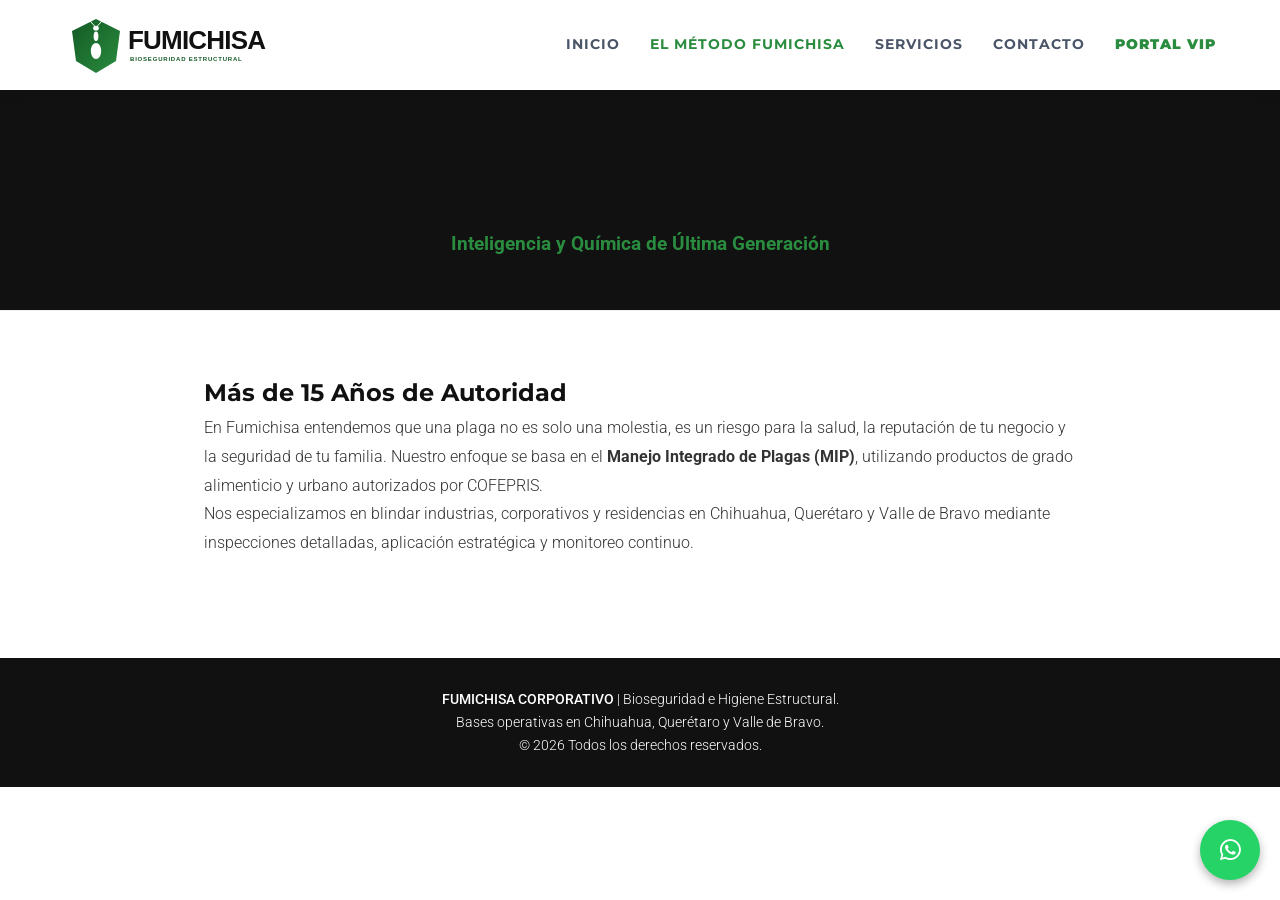
<file: nosotros.html>
<!DOCTYPE html>
<html lang="es">
<head>
    <meta charset="UTF-8">
    <meta name="viewport" content="width=device-width, initial-scale=1.0">
    
    <title>El Método Fumichisa | Expertos en Bioseguridad Estructural</title>
    <meta name="description" content="Conoce el Método Fumichisa. Más de 15 años de autoridad en Manejo Integrado de Plagas (MIP) para la industria y comercio en Chihuahua, Querétaro y Valle de Bravo.">
    <meta name="keywords" content="método fumichisa, empresa de fumigación, expertos en plagas, bioseguridad estructural, control de plagas certificado">
    <meta name="robots" content="index, follow">

    <meta property="og:title" content="El Método Fumichisa | 100% Garantía de Erradicación">
    <meta property="og:description" content="No solo eliminamos problemas, prevenimos riesgos. Conoce nuestro proceso certificado de bioseguridad estructural.">
    <meta property="og:type" content="website">
    <meta property="og:url" content="https://www.fumichisa.com/nosotros.html">
    <meta property="og:image" content="https://www.fumichisa.com/logo.png">

    <script type="application/ld+json">
    {
      "@context": "https://schema.org",
      "@type": "LocalBusiness",
      "name": "Fumichisa",
      "image": "https://www.fumichisa.com/logo.png",
      "telephone": "+526142126037",
      "areaServed": [ {"@type": "City", "name": "Chihuahua"}, {"@type": "City", "name": "Querétaro"}, {"@type": "City", "name": "Valle de Bravo"} ]
    }
    </script>

    <link href="https://fonts.googleapis.com/css2?family=Montserrat:wght@400;700;900&family=Roboto:wght@300;400;500;700&display=swap" rel="stylesheet">
    <link rel="stylesheet" href="https://cdnjs.cloudflare.com/ajax/libs/font-awesome/6.0.0/css/all.min.css">
    <link rel="stylesheet" href="style.css">
</head>
<body>

    <header>
        <a href="index.html" class="brand" style="text-decoration: none; display: flex; align-items: center;">
            <svg xmlns="http://www.w3.org/2000/svg" viewBox="0 0 650 150" height="60px">
              <defs>
                <linearGradient id="gradEscudo" x1="0%" y1="0%" x2="100%" y2="100%">
                  <stop offset="0%" style="stop-color:#145A24;stop-opacity:1" />
                  <stop offset="100%" style="stop-color:#2A8C3F;stop-opacity:1" />
                </linearGradient>
              </defs>
              <g transform="translate(10, 5)">
                <path d="M70,5 L10,35 L20,110 L70,140 L120,110 L130,35 Z" fill="url(#gradEscudo)" />
                <path d="M66,22 L55,10 M74,22 L85,10" stroke="#ffffff" stroke-width="2.5" fill="none" stroke-linecap="round"/>
                <ellipse cx="70" cy="28" rx="7" ry="6" fill="#ffffff"/>
                <ellipse cx="70" cy="48" rx="6" ry="12" fill="#ffffff"/>
                <ellipse cx="70" cy="85" rx="13" ry="20" fill="#ffffff"/>
              </g>
              <text x="160" y="85" font-family="Arial, Helvetica, sans-serif" font-weight="900" font-size="65" fill="#111111" letter-spacing="-2">FUMICHISA</text>
              <text x="165" y="115" font-family="Arial, Helvetica, sans-serif" font-weight="700" font-size="15" fill="#145A24" letter-spacing="2">BIOSEGURIDAD ESTRUCTURAL</text>
            </svg>
        </a>
        <nav class="nav-links">
            <a href="index.html">Inicio</a>
            <a href="nosotros.html" class="active">El Método Fumichisa</a>
            <a href="servicios.html">Servicios</a>
            <a href="contacto.html">Contacto</a>
            <a href="certificados.html" style="color: #2A8C3F; font-weight: 900;">Portal VIP</a>
        </nav>
    </header>

    <section class="page-header" style="padding-top: 150px; background-color: #111; color: white; text-align: center; padding-bottom: 50px;">
        <h1 style="font-family: 'Montserrat', sans-serif; font-weight: 900; font-size: 2.5rem;">El Método Fumichisa</h1>
        <p style="color: #2A8C3F; font-weight: bold; font-size: 1.2rem;">Inteligencia y Química de Última Generación</p>
    </section>

    <section style="padding: 60px 5%; max-width: 1000px; margin: 0 auto; line-height: 1.8; color: #333;">
        <h2 style="color: #111;">Más de 15 Años de Autoridad</h2>
        <p>En Fumichisa entendemos que una plaga no es solo una molestia, es un riesgo para la salud, la reputación de tu negocio y la seguridad de tu familia. Nuestro enfoque se basa en el <strong>Manejo Integrado de Plagas (MIP)</strong>, utilizando productos de grado alimenticio y urbano autorizados por COFEPRIS.</p>
        <p>Nos especializamos en blindar industrias, corporativos y residencias en Chihuahua, Querétaro y Valle de Bravo mediante inspecciones detalladas, aplicación estratégica y monitoreo continuo.</p>
    </section>

    <footer style="background-color: #111; color: white; text-align: center; padding: 30px; margin-top: 40px;">
        <p><strong>FUMICHISA CORPORATIVO</strong> | Bioseguridad e Higiene Estructural.</p>
        <p>Bases operativas en Chihuahua, Querétaro y Valle de Bravo.</p>
        <p>© 2026 Todos los derechos reservados.</p>
    </footer>

    <a href="https://wa.me/526142126037" class="btn-whatsapp-flotante" target="_blank" style="position: fixed; bottom: 20px; right: 20px; background-color: #25D366; color: white; padding: 15px; border-radius: 50%; font-size: 24px; box-shadow: 0 4px 10px rgba(0,0,0,0.3);"><i class="fab fa-whatsapp"></i></a>
</body>
</html>
</file>
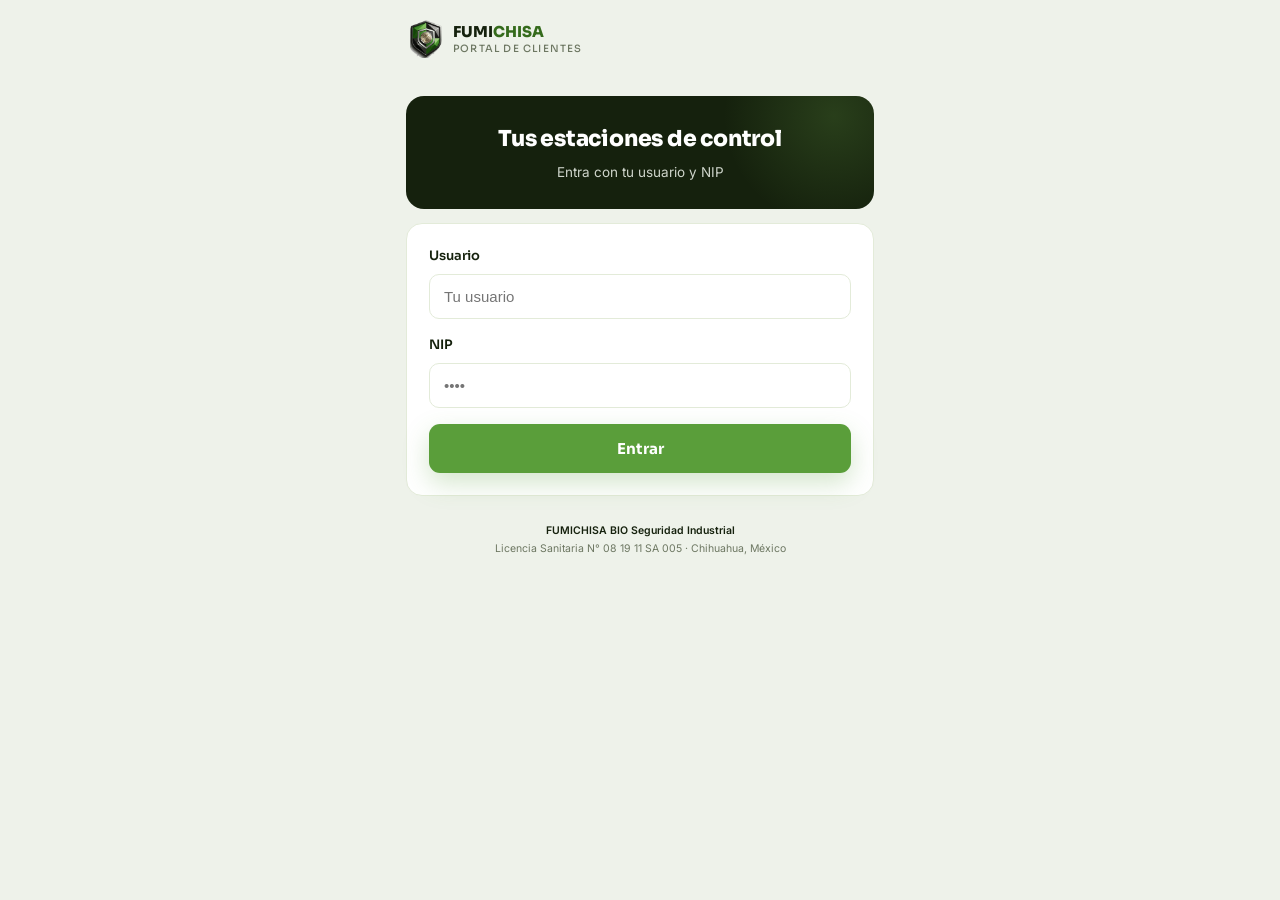
<file: panel.html>
<!DOCTYPE html>
<html lang="es">
<head>
<meta charset="UTF-8">
<meta name="viewport" content="width=device-width, initial-scale=1.0">
<title>Mis estaciones · FUMICHISA</title>
<link rel="preconnect" href="https://fonts.googleapis.com">
<link rel="preconnect" href="https://fonts.gstatic.com" crossorigin>
<link href="https://fonts.googleapis.com/css2?family=Sora:wght@400;600;700;800&family=Inter:wght@400;500;600&display=swap" rel="stylesheet">
<style>
  :root{--bg:#eef2ea;--card:#fff;--ink:#15210d;--body:#414c37;--muted:#6d7762;--line:#e3ebd9;--verde:#5a9e3a;--verde-deep:#356b1c;--verde-soft:#edf6e3;--amber:#b06a00;--amber-soft:#fdf3e3;--amber-line:#f4d29a;}
  *{margin:0;padding:0;box-sizing:border-box}
  body{font-family:'Inter',system-ui,sans-serif;background:var(--bg);color:var(--body);line-height:1.55;-webkit-font-smoothing:antialiased;padding:0 0 36px}
  .shell{max-width:500px;margin:0 auto;padding:0 16px}
  h1,h2,h3{font-family:'Sora',sans-serif;letter-spacing:-0.01em;color:var(--ink)}
  .top{display:flex;align-items:center;gap:11px;padding:20px 4px 8px}
  .top img{height:38px;width:auto;display:block}
  .top .nm{font-family:'Sora';font-weight:800;font-size:15px;color:var(--ink);line-height:1.1}
  .top .nm span{color:var(--verde-deep)}
  .top .nm small{display:block;font-weight:500;font-size:10px;letter-spacing:1.2px;text-transform:uppercase;color:var(--muted);margin-top:2px}

  /* login */
  #login{margin-top:30px}
  #login .hero{background:var(--ink);border-radius:18px;padding:26px 22px;color:#fff;text-align:center;position:relative;overflow:hidden}
  #login .hero::after{content:"";position:absolute;width:240px;height:240px;border-radius:50%;background:radial-gradient(circle,rgba(143,216,97,.16),transparent 65%);top:-100px;right:-80px}
  #login .hero h1{color:#fff;font-size:22px;font-weight:800;position:relative;z-index:2}
  #login .hero p{color:#cfd5cb;font-size:13.5px;margin-top:6px;position:relative;z-index:2}
  .form{background:var(--card);border:1px solid var(--line);border-radius:16px;padding:22px;margin-top:14px}
  .form label{display:block;font-family:'Sora';font-weight:600;font-size:13px;color:var(--ink);margin-bottom:8px}
  .form input{width:100%;border:1px solid var(--line);border-radius:10px;padding:13px 14px;font-size:15px;color:var(--ink);outline:none;margin-bottom:16px}
  .form input:focus{border-color:var(--verde)}
  .form button{width:100%;background:var(--verde);color:#fff;font-family:'Sora';font-weight:700;font-size:15px;padding:15px;border:none;border-radius:11px;cursor:pointer;box-shadow:0 10px 26px rgba(90,158,58,.26)}
  .form button:active{transform:translateY(1px)}
  .err{display:none;background:#fdecea;border:1px solid #f5c6c0;color:#b3382f;font-size:13px;border-radius:10px;padding:11px 14px;margin-bottom:14px}

  /* dashboard */
  #panel{display:none}
  .saludo{padding:16px 4px 4px}
  .saludo h1{font-size:23px;font-weight:800}
  .saludo p{font-size:13.5px;color:var(--muted);margin-top:2px}
  .stats{display:grid;grid-template-columns:repeat(3,1fr);gap:10px;margin-top:16px}
  .stat{background:var(--card);border:1px solid var(--line);border-radius:14px;padding:16px 12px;text-align:center}
  .stat .n{font-family:'Sora';font-weight:800;font-size:26px;color:var(--ink);line-height:1}
  .stat.al .n{color:var(--amber)}
  .stat.ok .n{color:var(--verde-deep)}
  .stat .l{font-size:10.5px;letter-spacing:.5px;text-transform:uppercase;color:var(--muted);margin-top:5px;font-weight:600}
  .listlbl{font-family:'Sora';font-weight:600;font-size:11px;letter-spacing:1.5px;text-transform:uppercase;color:var(--verde-deep);margin:22px 4px 10px}
  .est{display:flex;align-items:center;gap:13px;background:var(--card);border:1px solid var(--line);border-radius:14px;padding:15px 16px;margin-bottom:10px;text-decoration:none;transition:border-color .15s,transform .15s}
  .est:active{transform:scale(.99)}
  .est:hover{border-color:rgba(90,158,58,.4)}
  .est .dot{width:11px;height:11px;border-radius:50%;flex-shrink:0}
  .est .dot.al{background:var(--amber);box-shadow:0 0 8px rgba(176,106,0,.5)}
  .est .dot.ok{background:var(--verde)}
  .est .info{flex:1;min-width:0}
  .est .info .id{font-family:'Sora';font-weight:700;font-size:15px;color:var(--ink);display:block;margin-bottom:2px}
  .est .info .ub{font-size:12.5px;color:var(--muted);white-space:nowrap;overflow:hidden;text-overflow:ellipsis}
  .est .meta{text-align:right;flex-shrink:0}
  .est .meta .st{font-size:11px;font-weight:600;font-family:'Sora'}
  .est .meta .st.al{color:var(--amber)}.est .meta .st.ok{color:var(--verde-deep)}
  .est .meta .dt{font-size:11px;color:var(--muted);margin-top:2px}
  .loading{text-align:center;padding:30px;color:var(--muted);font-size:13.5px}
  .loading .spin{width:28px;height:28px;border:3px solid var(--line);border-top-color:var(--verde);border-radius:50%;margin:0 auto 12px;animation:spin .8s linear infinite}
  @keyframes spin{to{transform:rotate(360deg)}}
  footer{text-align:center;margin-top:26px;font-size:10.5px;color:var(--muted);line-height:1.7}
  footer b{color:var(--ink);font-weight:600}
</style>
</head>
<body>
<div class="shell">
  <div class="top"><img src="[data-uri]" alt="FUMICHISA"><div class="nm">FUMI<span>CHISA</span><small>Portal de clientes</small></div></div>

  <!-- LOGIN -->
  <div id="login">
    <div class="hero"><h1>Tus estaciones de control</h1><p>Entra con tu usuario y NIP</p></div>
    <div class="form">
      <div class="err" id="err">Usuario o NIP incorrectos.</div>
      <label>Usuario</label>
      <input type="text" id="usuario" placeholder="Tu usuario" autocomplete="off">
      <label>NIP</label>
      <input type="password" id="nip" placeholder="••••" inputmode="numeric" autocomplete="off">
      <button id="entrar">Entrar</button>
    </div>
  </div>

  <!-- PANEL -->
  <div id="panel">
    <div class="saludo"><h1 id="hCliente">Hola</h1><p>Resumen de tus estaciones de control de plagas</p></div>
    <div class="stats">
      <div class="stat"><div class="n" id="sTotal">0</div><div class="l">Estaciones</div></div>
      <div class="stat al"><div class="n" id="sAlerta">0</div><div class="l">Con actividad</div></div>
      <div class="stat ok"><div class="n" id="sOk">0</div><div class="l">Sin actividad</div></div>
    </div>
    <div class="listlbl">Detalle por estación</div>
    <div id="lista"></div>
  </div>

  <footer><b>FUMICHISA BIO Seguridad Industrial</b><br>Licencia Sanitaria N° 08 19 11 SA 005 · Chihuahua, México</footer>
</div>

<script>
var URL_SCRIPT="https://script.google.com/macros/s/AKfycbwVUlBOcMMSEhRwDhZ4b2KUHCwAWeSegAFMXVtNyEX_gqfC0A-6SMjukWMQaF6qHzY-/exec";

function jsonp(url,cb){var name="cb_"+Date.now();window[name]=function(d){cb(d);try{delete window[name];}catch(e){}s.remove();};var s=document.createElement("script");s.src=url+(url.indexOf("?")===-1?"?":"&")+"callback="+name;s.onerror=function(){cb(null);};document.body.appendChild(s);}
function esc(t){return String(t==null?"":t);}
function getParam(n){var m=new RegExp("[?&]"+n+"=([^&]+)").exec(window.location.search);return m?decodeURIComponent(m[1]):"";}

// Si llega ?cliente= desde el portal VIP, entra directo (sin login)
var clienteURL = getParam("cliente");
if (clienteURL) {
  document.getElementById("login").style.display="none";
  cargarPorCliente(clienteURL);
}

function cargarPorCliente(cli){
  document.getElementById("panel").style.display="block";
  document.getElementById("lista").innerHTML='<div class="loading"><div class="spin"></div>Cargando tus estaciones…</div>';
  jsonp(URL_SCRIPT+"?modo=cliente&cliente="+encodeURIComponent(cli),function(d){
    if(!d||!d.ok){document.getElementById("lista").innerHTML='<div class="loading">No se pudieron cargar las estaciones.</div>';return;}
    mostrarPanel(d);
  });
}

document.getElementById("entrar").addEventListener("click",entrar);
document.getElementById("nip").addEventListener("keydown",function(e){if(e.key==="Enter")entrar();});

function entrar(){
  var u=document.getElementById("usuario").value.trim();
  var n=document.getElementById("nip").value.trim();
  document.getElementById("err").style.display="none";
  if(!u||!n)return;
  var btn=document.getElementById("entrar");btn.textContent="Entrando...";btn.disabled=true;
  jsonp(URL_SCRIPT+"?modo=panel&usuario="+encodeURIComponent(u)+"&nip="+encodeURIComponent(n),function(d){
    btn.textContent="Entrar";btn.disabled=false;
    if(!d||!d.ok){document.getElementById("err").style.display="block";return;}
    mostrarPanel(d);
  });
}

function mostrarPanel(d){
  document.getElementById("login").style.display="none";
  document.getElementById("panel").style.display="block";
  document.getElementById("hCliente").textContent="Hola, "+esc(d.cliente);
  var ests=d.estaciones||[];
  var alerta=ests.filter(function(e){return e.alerta;}).length;
  document.getElementById("sTotal").textContent=ests.length;
  document.getElementById("sAlerta").textContent=alerta;
  document.getElementById("sOk").textContent=ests.length-alerta;
  var lista=document.getElementById("lista");
  if(ests.length===0){lista.innerHTML='<div class="loading">Aún no hay estaciones registradas.</div>';return;}
  lista.innerHTML=ests.map(function(e){
    var cl=e.alerta?"al":"ok";
    var stTxt=e.alerta?"Actividad":"Sin actividad";
    return '<a class="est" href="estacion.html?id='+encodeURIComponent(e.id)+'">'+
      '<span class="dot '+cl+'"></span>'+
      '<span class="info"><span class="id">'+esc(e.id)+'</span><span class="ub">'+esc(e.ubicacion||"")+'</span></span>'+
      '<span class="meta"><div class="st '+cl+'">'+stTxt+'</div><div class="dt">'+esc(e.ultima||"—")+'</div></span>'+
    '</a>';
  }).join("");
}
</script>
</body>
</html>
</file>
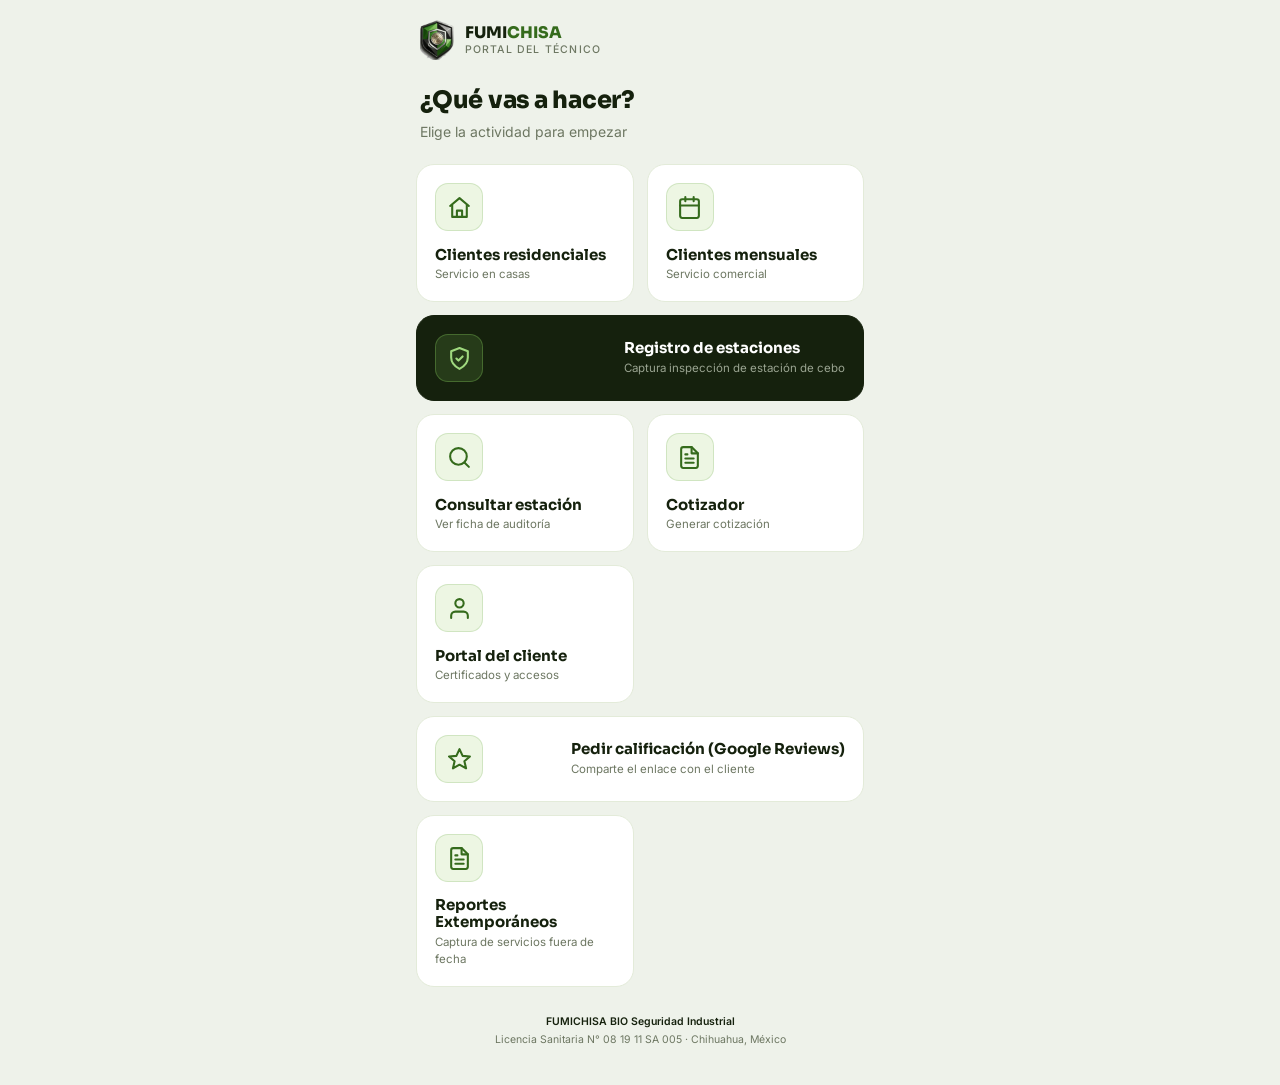
<file: portal-tecnico.html>
<!DOCTYPE html>
<html lang="es">
<head>
<meta charset="UTF-8">
<meta name="viewport" content="width=device-width, initial-scale=1.0">
<title>Portal del Técnico · FUMICHISA</title>
<link rel="preconnect" href="https://fonts.googleapis.com">
<link rel="preconnect" href="https://fonts.gstatic.com" crossorigin>
<link href="https://fonts.googleapis.com/css2?family=Sora:wght@400;600;700;800&family=Inter:wght@400;500;600&display=swap" rel="stylesheet">
<style>
  :root{--bg:#eef2ea;--card:#ffffff;--ink:#15210d;--body:#414c37;--muted:#6d7762;--line:#e3ebd9;--verde:#5a9e3a;--verde-deep:#356b1c;--verde-soft:#edf6e3;}
  *{margin:0;padding:0;box-sizing:border-box}
  body{font-family:'Inter',system-ui,sans-serif;background:var(--bg);color:var(--body);line-height:1.5;-webkit-font-smoothing:antialiased;padding:0 0 36px}
  .shell{max-width:480px;margin:0 auto;padding:0 16px}
  h1,h2,h3{font-family:'Sora',sans-serif;letter-spacing:-0.01em;color:var(--ink)}

  .top{display:flex;align-items:center;gap:11px;padding:20px 4px 8px}
  .top img{height:40px;width:auto;display:block}
  .top .nm{font-family:'Sora';font-weight:800;font-size:16px;color:var(--ink);line-height:1.1}
  .top .nm span{color:var(--verde-deep)}
  .top .nm small{display:block;font-family:'Inter';font-weight:500;font-size:10.5px;letter-spacing:1.2px;text-transform:uppercase;color:var(--muted);margin-top:2px}

  .hello{padding:14px 4px 4px}
  .hello h1{font-size:24px;font-weight:800}
  .hello p{font-size:14px;color:var(--muted);margin-top:3px}

  .grid{display:grid;grid-template-columns:1fr 1fr;gap:13px;margin-top:18px}
  .btn{display:flex;flex-direction:column;justify-content:space-between;min-height:138px;background:var(--card);border:1px solid var(--line);border-radius:18px;padding:18px;text-decoration:none;transition:transform .15s,border-color .15s,box-shadow .15s;position:relative;overflow:hidden}
  .btn:active{transform:scale(0.97)}
  .btn:hover{border-color:rgba(90,158,58,0.45);box-shadow:0 12px 30px rgba(21,33,13,0.08)}
  .btn .ic{width:48px;height:48px;border-radius:13px;display:flex;align-items:center;justify-content:center;background:var(--verde-soft);border:1px solid rgba(90,158,58,0.2)}
  .btn .ic svg{width:25px;height:25px;stroke:var(--verde-deep)}
  .btn .t{font-family:'Sora';font-weight:700;font-size:15px;color:var(--ink);line-height:1.15;margin-top:14px}
  .btn .s{font-size:11.5px;color:var(--muted);margin-top:3px}
  .btn.wide{grid-column:1 / -1;min-height:auto;flex-direction:row;align-items:center;gap:15px}
  .btn.wide .t{margin-top:0}
  .btn.featured{background:var(--ink);border-color:var(--ink)}
  .btn.featured .t{color:#fff}.btn.featured .s{color:#9aa491}
  .btn.featured .ic{background:rgba(143,216,97,0.14);border-color:rgba(143,216,97,0.3)}
  .btn.featured .ic svg{stroke:#9fd97e}

  footer{text-align:center;margin-top:26px;font-size:10.5px;color:var(--muted);line-height:1.7}
  footer b{color:var(--ink);font-weight:600}
</style>
</head>
<body>
<div class="shell">

  <div class="top">
    <img src="[data-uri]" alt="FUMICHISA">
    <div class="nm">FUMI<span>CHISA</span><small>Portal del técnico</small></div>
  </div>

  <div class="hello">
    <h1>¿Qué vas a hacer?</h1>
    <p>Elige la actividad para empezar</p>
  </div>

  <div class="grid">

    <a class="btn" href="https://docs.google.com/forms/d/e/1FAIpQLSfi4PexGA9_pHyAd8XT_R_RqaFkLZVi91DBEF7j2Aetac_Lhw/viewform">
      <div class="ic"><svg viewBox="0 0 24 24" fill="none" stroke-width="2" stroke-linecap="round" stroke-linejoin="round"><path d="M3 10.5 12 3l9 7.5"/><path d="M5 9.5V21h14V9.5"/><path d="M9.5 21v-6h5v6"/></svg></div>
      <div><div class="t">Clientes residenciales</div><div class="s">Servicio en casas</div></div>
    </a>

    <a class="btn" href="https://docs.google.com/forms/d/e/1FAIpQLSdSY-wXKc7TPIHYpN-J3RqkPGi2aZYrGQhQ0FUHeKX1CC8hmA/viewform">
      <div class="ic"><svg viewBox="0 0 24 24" fill="none" stroke-width="2" stroke-linecap="round" stroke-linejoin="round"><rect x="3" y="4" width="18" height="18" rx="2"/><path d="M16 2v4M8 2v4M3 10h18"/></svg></div>
      <div><div class="t">Clientes mensuales</div><div class="s">Servicio comercial</div></div>
    </a>

    <a class="btn featured wide" href="https://www.fumichisa.com/registro-estacion.html">
      <div class="ic"><svg viewBox="0 0 24 24" fill="none" stroke-width="2" stroke-linecap="round" stroke-linejoin="round"><path d="M12 2 4 5v6c0 5 3.4 8.5 8 11 4.6-2.5 8-6 8-11V5l-8-3z"/><path d="m9 12 2 2 4-4"/></svg></div>
      <div><div class="t">Registro de estaciones</div><div class="s">Captura inspección de estación de cebo</div></div>
    </a>

    <a class="btn" href="https://www.fumichisa.com/estacion.html?id=CHIH-007">
      <div class="ic"><svg viewBox="0 0 24 24" fill="none" stroke-width="2" stroke-linecap="round" stroke-linejoin="round"><circle cx="11" cy="11" r="8"/><path d="m21 21-4.3-4.3"/></svg></div>
      <div><div class="t">Consultar estación</div><div class="s">Ver ficha de auditoría</div></div>
    </a>
<a class="btn" href="https://script.google.com/macros/s/AKfycby3yhD8XjT60zKvCR6zbwzNt_j5CcMj8hxlIKRmbhfrypUCyPOUiwfzRxYmDg6aL0UI/exec" target="_blank">
          <div class="ic"><svg viewBox="0 0 24 24" fill="none" stroke-width="2" stroke-linecap="round" stroke-linejoin="round"><path d="M14 2H6a2 2 0 0 0-2 2v16a2 2 0 0 0 2 2h12a2 2 0 0 0 2-2V8z"/><path d="M14 2v6h6"/><path d="M16 13H8"/><path d="M16 17H8"/><path d="M10 9H8"/></svg></div>
          <div><div class="t">Cotizador</div><div class="s">Generar cotización</div></div>
        </a>
    <a class="btn" href="https://www.fumichisa.com/certificados.html">
      <div class="ic"><svg viewBox="0 0 24 24" fill="none" stroke-width="2" stroke-linecap="round" stroke-linejoin="round"><path d="M20 21v-2a4 4 0 0 0-4-4H8a4 4 0 0 0-4 4v2"/><circle cx="12" cy="7" r="4"/></svg></div>
      <div><div class="t">Portal del cliente</div><div class="s">Certificados y accesos</div></div>
    </a>

    <a class="btn wide" href="https://share.google/8sBbJX2K0I6k3bQbo" target="_blank">
      <div class="ic"><svg viewBox="0 0 24 24" fill="none" stroke-width="2" stroke-linecap="round" stroke-linejoin="round"><path d="M12 2l3 6.5 7 .6-5.3 4.6 1.6 6.8L12 17l-6.3 3.5 1.6-6.8L2 9.1l7-.6z"/></svg></div>
      <div><div class="t">Pedir calificación (Google Reviews)</div><div class="s">Comparte el enlace con el cliente</div></div>
    </a>
    <a class="btn" href="https://docs.google.com/forms/d/e/1FAIpQLSeOU2HX22vrORXhEbAxD3Yi29CfjdU6HmQxYpOgWT9vcDDHXQ/viewform">
        <div class="ic">
          <svg width="24" height="24" viewBox="0 0 24 24" fill="none" stroke="#5a9e3a" stroke-width="2" stroke-linecap="round" stroke-linejoin="round">
            <path d="M14 2H6a2 2 0 0 0-2 2v16a2 2 0 0 0 2 2h12a2 2 0 0 0 2-2V8z"/>
            <polyline points="14 2 14 8 20 8"/>
            <line x1="16" y1="13" x2="8" y2="13"/>
            <line x1="16" y1="17" x2="8" y2="17"/>
            <polyline points="10 9 9 9 8 9"/>
          </svg>
        </div>
        <div class="t">Reportes Extemporáneos</div>
        <div class="s">Captura de servicios fuera de fecha</div>
      </a>

  </div>

  <footer><b>FUMICHISA BIO Seguridad Industrial</b><br>Licencia Sanitaria N° 08 19 11 SA 005 · Chihuahua, México</footer>
</div>
</body>
</html>
</file>
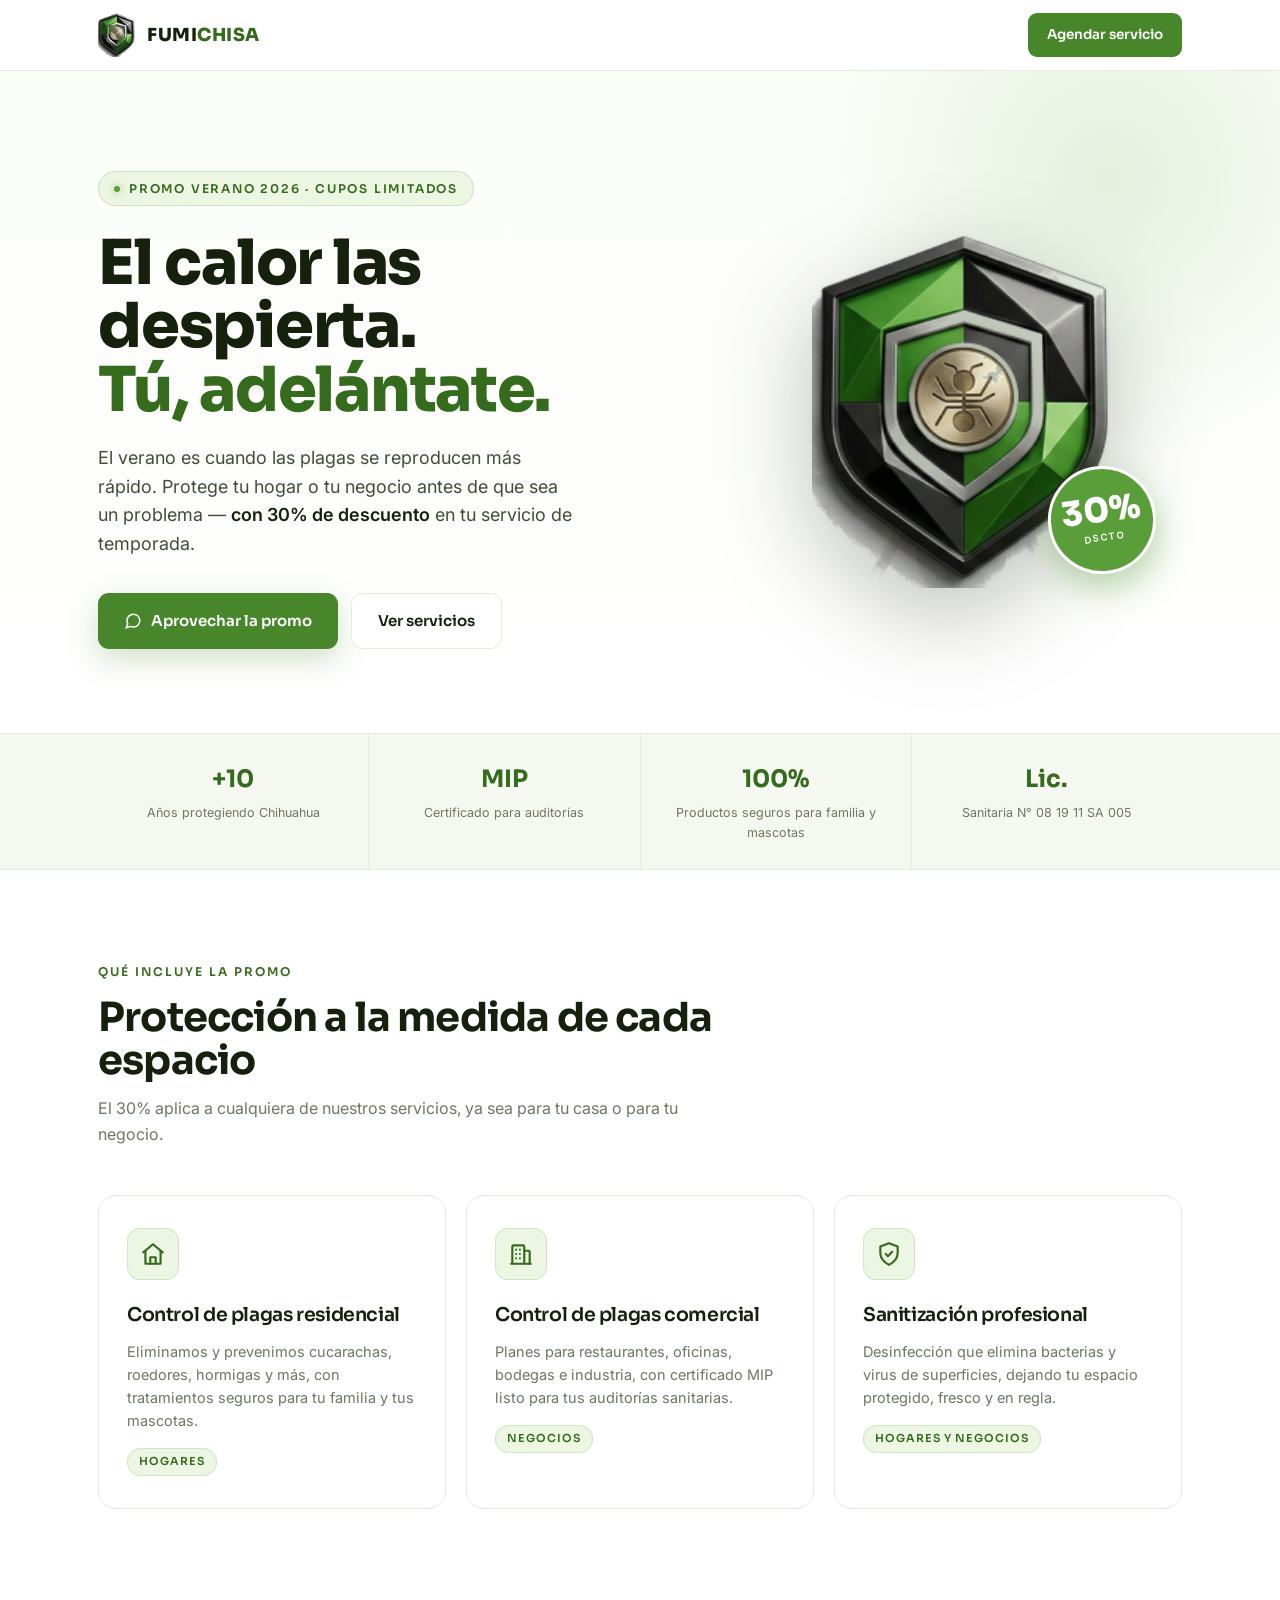
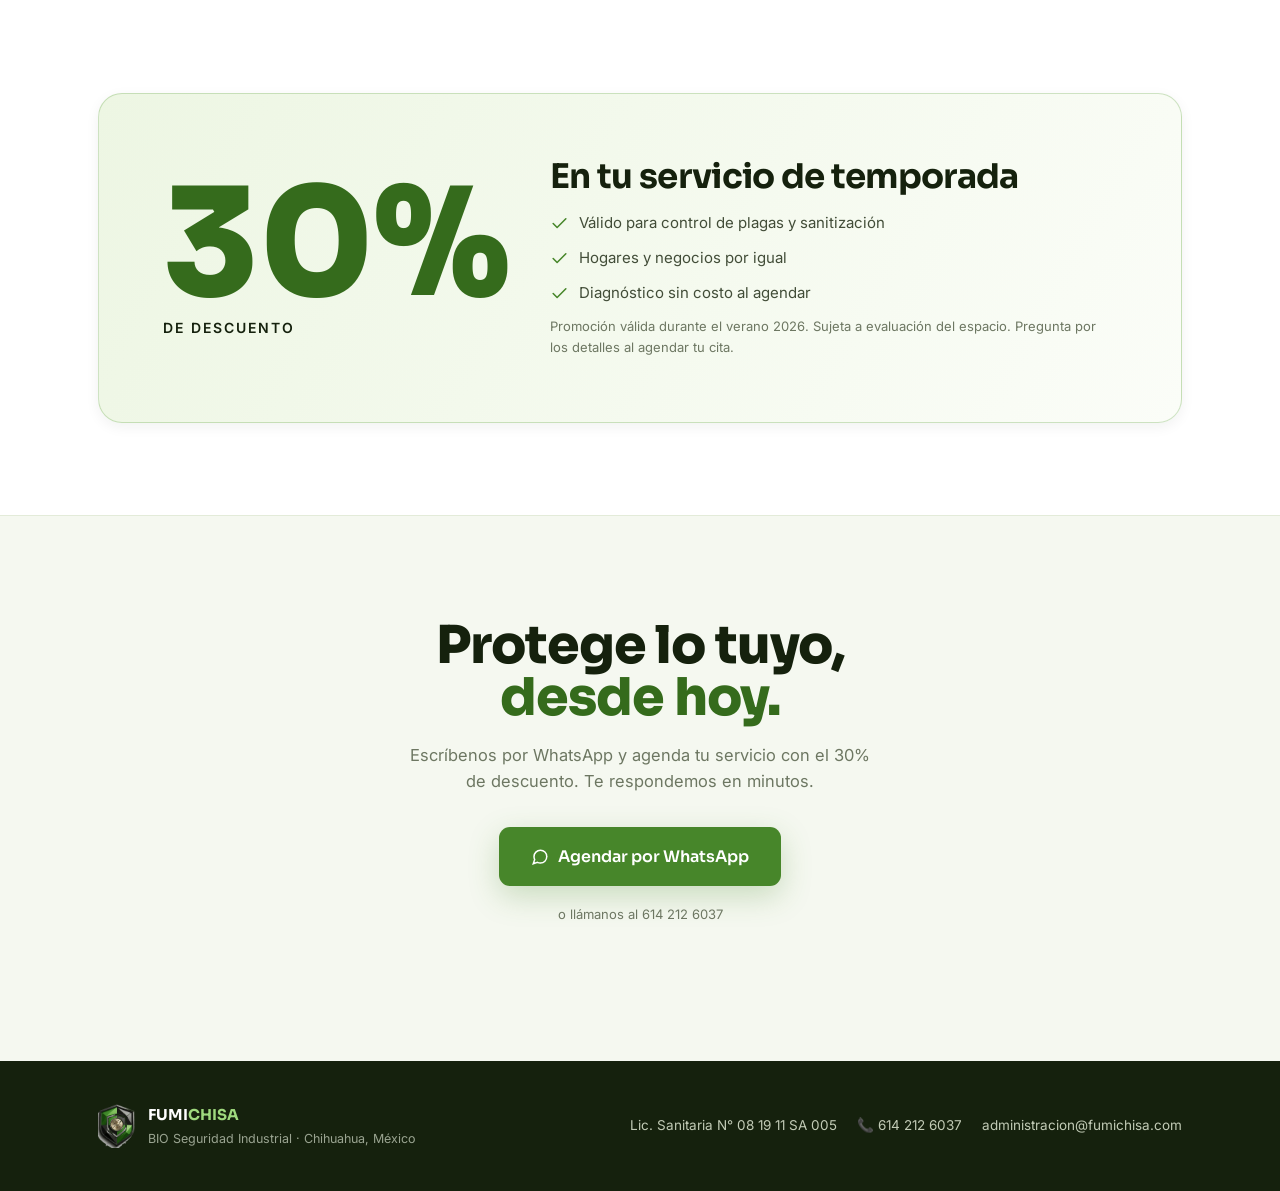
<file: promo-verano.html>
<!DOCTYPE html>
<html lang="es">
<head>
<meta charset="UTF-8">
<meta name="viewport" content="width=device-width, initial-scale=1.0">
<title>Promo Verano 2026 · FUMICHISA · Control de plagas y sanitización</title>
<meta name="description" content="30% de descuento en control de plagas y sanitización profesional. El verano es la temporada de mayor actividad de plagas — adelántate. FUMICHISA BIO Seguridad Industrial, Chihuahua.">
<link rel="preconnect" href="https://fonts.googleapis.com">
<link rel="preconnect" href="https://fonts.gstatic.com" crossorigin>
<link href="https://fonts.googleapis.com/css2?family=Sora:wght@400;600;700;800&family=Inter:wght@400;500;600&display=swap" rel="stylesheet">
<style>
  :root{
    --bg:#ffffff;
    --bg-soft:#f5f8f0;
    --surface:#ffffff;
    --line:#e3ebd9;
    --ink:#15210d;
    --body:#424d38;
    --muted:#6d7762;
    --verde:#5a9e3a;
    --verde-btn:#47862a;
    --verde-deep:#356b1c;
    --verde-soft:#edf6e3;
    --radius:18px;
    --shadow-sm:0 4px 14px rgba(21,33,13,0.06);
    --shadow-md:0 14px 38px rgba(21,33,13,0.10);
    --shadow-lg:0 30px 60px rgba(21,33,13,0.14);
  }
  *{margin:0;padding:0;box-sizing:border-box}
  html{scroll-behavior:smooth}
  body{
    font-family:'Inter',system-ui,sans-serif;
    background:var(--bg);
    color:var(--body);
    line-height:1.6;
    -webkit-font-smoothing:antialiased;
    overflow-x:hidden;
  }
  .wrap{max-width:1140px;margin:0 auto;padding:0 28px}
  h1,h2,h3,.display{font-family:'Sora',sans-serif;letter-spacing:-0.02em;color:var(--ink)}

  /* ---------- NAV ---------- */
  nav{
    position:sticky;top:0;z-index:50;
    backdrop-filter:saturate(140%) blur(14px);
    background:rgba(255,255,255,0.82);
    border-bottom:1px solid var(--line);
  }
  .nav-in{display:flex;align-items:center;justify-content:space-between;height:70px}
  .logo{display:flex;align-items:center;gap:12px;text-decoration:none}
  .logo img{height:44px;width:auto;display:block}
  .logo b{font-family:'Sora';font-weight:800;font-size:18px;color:var(--ink);letter-spacing:0.5px}
  .logo b i{color:var(--verde-deep);font-style:normal}
  .nav-cta{
    font-family:'Sora';font-weight:600;font-size:13.5px;
    color:#fff;background:var(--verde-btn);
    padding:11px 19px;border-radius:9px;text-decoration:none;
    transition:transform .15s,box-shadow .15s,background .15s;
  }
  .nav-cta:hover{transform:translateY(-1px);background:var(--verde-deep);box-shadow:0 8px 22px rgba(71,134,42,0.28)}

  /* ---------- HERO ---------- */
  .hero{position:relative;padding:clamp(56px,8vw,100px) 0 clamp(48px,7vw,84px);overflow:hidden;background:linear-gradient(180deg,#fbfdf8,#ffffff)}
  .hero::before{
    content:"";position:absolute;width:620px;height:620px;border-radius:50%;
    background:radial-gradient(circle,rgba(90,158,58,0.14),transparent 64%);
    top:-200px;right:-140px;pointer-events:none;
  }
  .hero-grid{display:grid;grid-template-columns:1.15fr 0.85fr;gap:50px;align-items:center;position:relative;z-index:2}
  @media(max-width:860px){.hero-grid{grid-template-columns:1fr;gap:34px}}

  .eyebrow{
    display:inline-flex;align-items:center;gap:9px;
    font-family:'Sora';font-weight:600;font-size:12px;letter-spacing:1.8px;text-transform:uppercase;
    color:var(--verde-deep);background:var(--verde-soft);
    border:1px solid rgba(90,158,58,0.22);border-radius:100px;padding:7px 15px;margin-bottom:26px;
  }
  .eyebrow .dot{width:6px;height:6px;border-radius:50%;background:var(--verde);box-shadow:0 0 8px rgba(90,158,58,0.7);animation:pulse 2.4s infinite}
  @keyframes pulse{0%,100%{opacity:1}50%{opacity:.35}}

  h1{font-size:clamp(38px,6vw,62px);font-weight:800;line-height:1.02}
  h1 .g{color:var(--verde-deep)}
  .lede{max-width:480px;margin-top:22px;font-size:clamp(16px,2vw,18px);color:var(--body)}
  .lede b{color:var(--ink);font-weight:600}

  .cta-row{display:flex;flex-wrap:wrap;gap:13px;margin-top:34px}
  .btn{
    display:inline-flex;align-items:center;gap:9px;
    font-family:'Sora';font-weight:600;font-size:15px;
    padding:15px 26px;border-radius:11px;text-decoration:none;cursor:pointer;
    transition:transform .15s,box-shadow .15s,border-color .15s,color .15s,background .15s;
  }
  .btn-main{background:var(--verde-btn);color:#fff;box-shadow:0 10px 30px rgba(71,134,42,0.25)}
  .btn-main:hover{transform:translateY(-2px);background:var(--verde-deep);box-shadow:0 16px 40px rgba(71,134,42,0.34)}
  .btn-ghost{border:1px solid var(--line);color:var(--ink);background:#fff}
  .btn-ghost:hover{border-color:var(--verde);color:var(--verde-deep)}
  .btn svg{width:18px;height:18px}

  /* shield art */
  .shield-art{position:relative;display:flex;justify-content:center;align-items:center}
  .shield-art::before{
    content:"";position:absolute;width:330px;height:330px;border-radius:50%;
    background:radial-gradient(circle,rgba(90,158,58,0.16),transparent 62%);filter:blur(14px);
  }
  .shield-art img{position:relative;width:min(300px,72vw);height:auto;filter:drop-shadow(0 26px 46px rgba(21,33,13,0.28));animation:float 6s ease-in-out infinite}
  @keyframes float{0%,100%{transform:translateY(0)}50%{transform:translateY(-12px)}}
  .badge-30{
    position:absolute;right:6%;bottom:4%;z-index:3;
    background:var(--verde);color:#fff;border-radius:50%;
    width:108px;height:108px;display:flex;flex-direction:column;align-items:center;justify-content:center;
    box-shadow:0 14px 34px rgba(90,158,58,0.42);border:3px solid #fff;
    transform:rotate(-8deg);
  }
  .badge-30 .n{font-family:'Sora';font-weight:800;font-size:34px;line-height:1}
  .badge-30 .l{font-size:9.5px;letter-spacing:1.5px;text-transform:uppercase;margin-top:2px;font-weight:600}
  @media(max-width:860px){.badge-30{width:92px;height:92px;right:14%}.badge-30 .n{font-size:28px}}

  /* ---------- TRUST BAR ---------- */
  .trust{border-top:1px solid var(--line);border-bottom:1px solid var(--line);background:var(--bg-soft)}
  .trust-in{display:grid;grid-template-columns:repeat(4,1fr);gap:1px;background:var(--line)}
  @media(max-width:760px){.trust-in{grid-template-columns:repeat(2,1fr)}}
  .trust-cell{background:var(--bg-soft);padding:26px 22px;text-align:center}
  .trust-cell .big{font-family:'Sora';font-weight:700;font-size:24px;color:var(--verde-deep)}
  .trust-cell .lbl{font-size:12.5px;color:var(--muted);margin-top:5px}

  /* ---------- SECTIONS ---------- */
  section.block{padding:clamp(60px,8vw,92px) 0}
  .sec-head{max-width:620px;margin-bottom:48px}
  .sec-tag{font-family:'Sora';font-weight:600;font-size:12px;letter-spacing:2px;text-transform:uppercase;color:var(--verde-deep);margin-bottom:14px}
  .sec-title{font-size:clamp(27px,4.4vw,40px);font-weight:700;line-height:1.08}
  .sec-sub{color:var(--muted);margin-top:14px;font-size:16px}

  .cards{display:grid;grid-template-columns:repeat(3,1fr);gap:20px}
  @media(max-width:860px){.cards{grid-template-columns:1fr}}
  .card{
    background:var(--surface);border:1px solid var(--line);border-radius:var(--radius);
    padding:32px 28px;transition:transform .2s,border-color .2s,box-shadow .2s;position:relative;
  }
  .card:hover{transform:translateY(-4px);border-color:rgba(90,158,58,0.4);box-shadow:var(--shadow-md)}
  .card .ic{
    width:52px;height:52px;border-radius:13px;display:flex;align-items:center;justify-content:center;
    background:var(--verde-soft);border:1px solid rgba(90,158,58,0.2);margin-bottom:20px;
  }
  .card .ic svg{width:26px;height:26px;stroke:var(--verde-deep)}
  .card h3{font-size:19px;font-weight:600;margin-bottom:9px}
  .card p{font-size:14.5px;color:var(--muted)}
  .card .for{display:inline-block;margin-top:16px;font-family:'Sora';font-size:11px;font-weight:600;letter-spacing:1px;text-transform:uppercase;color:var(--verde-deep);background:var(--verde-soft);border:1px solid rgba(90,158,58,0.2);border-radius:100px;padding:4px 11px}

  /* ---------- OFFER ---------- */
  .offer-box{
    background:linear-gradient(120deg,var(--verde-soft),#fbfdf8);
    border:1px solid rgba(90,158,58,0.28);border-radius:24px;box-shadow:var(--shadow-sm);
    padding:clamp(36px,6vw,64px);display:flex;flex-wrap:wrap;align-items:center;gap:40px;justify-content:space-between;
  }
  .offer-num{font-family:'Sora';font-weight:800;font-size:clamp(72px,15vw,150px);line-height:0.82;color:var(--verde-deep)}
  .offer-num small{display:block;font-family:'Inter';font-weight:600;font-size:14px;letter-spacing:2px;text-transform:uppercase;color:var(--ink);margin-top:16px}
  .offer-txt{flex:1;min-width:280px}
  .offer-txt h2{font-size:clamp(24px,3.6vw,34px);font-weight:700;line-height:1.1;margin-bottom:16px}
  .offer-txt .fine{font-size:13px;color:var(--muted);margin-top:6px}
  .offer-txt .ch{display:flex;align-items:center;gap:10px;margin-bottom:11px;font-size:15px;color:var(--body)}
  .offer-txt .ch svg{width:19px;height:19px;stroke:var(--verde-btn);flex-shrink:0}

  /* ---------- FINAL CTA ---------- */
  .final{text-align:center;padding:clamp(66px,9vw,104px) 0;background:var(--bg-soft);border-top:1px solid var(--line)}
  .final h2{font-size:clamp(30px,5.5vw,52px);font-weight:800;line-height:1.0;margin-bottom:18px}
  .final h2 .g{color:var(--verde-deep)}
  .final p{color:var(--muted);max-width:460px;margin:0 auto 32px;font-size:16.5px}
  .final .micro{margin-top:18px;font-size:13px;color:var(--muted)}

  /* ---------- FOOTER ---------- */
  footer{background:var(--ink);padding:42px 0}
  .foot{display:flex;flex-wrap:wrap;justify-content:space-between;gap:20px;align-items:center}
  .foot .left{display:flex;align-items:center;gap:13px}
  .foot .left img{height:44px;width:auto}
  .foot .left .n{font-family:'Sora';font-weight:700;font-size:15px;color:#fff}
  .foot .left .n span{color:#9fd97e}
  .foot .left .meta{font-size:12.5px;color:#9aa491;margin-top:2px}
  .foot .contact{display:flex;flex-wrap:wrap;gap:20px;font-size:13.5px}
  .foot .contact a,.foot .contact span{color:#c2cbb6;text-decoration:none}
  .foot .contact a:hover{color:#9fd97e}

  :focus-visible{outline:2px solid var(--verde);outline-offset:3px;border-radius:5px}
  @media(prefers-reduced-motion:reduce){*{animation:none!important;transition:none!important;scroll-behavior:auto}}

  .reveal{opacity:0;transform:translateY(22px);transition:opacity .7s ease,transform .7s ease}
  .reveal.in{opacity:1;transform:none}
</style>
</head>
<body>

<nav>
  <div class="wrap nav-in">
    <a class="logo" href="#top"><img src="[data-uri]" alt="FUMICHISA"><b>FUMI<i>CHISA</i></b></a>
    <a class="nav-cta" href="#contacto">Agendar servicio</a>
  </div>
</nav>

<header class="hero" id="top">
  <div class="wrap hero-grid">
    <div class="hero-copy">
      <span class="eyebrow"><span class="dot"></span>Promo Verano 2026 · Cupos limitados</span>
      <h1>El calor las<br>despierta.<br><span class="g">Tú, adelántate.</span></h1>
      <p class="lede">El verano es cuando las plagas se reproducen más rápido. Protege tu hogar o tu negocio antes de que sea un problema — <b>con 30% de descuento</b> en tu servicio de temporada.</p>
      <div class="cta-row">
        <a class="btn btn-main" id="wa-hero" href="#">
          <svg viewBox="0 0 24 24" fill="none" stroke="currentColor" stroke-width="2"><path d="M21 11.5a8.38 8.38 0 0 1-8.5 8.5 8.5 8.5 0 0 1-3.9-.9L3 21l1.9-5.6A8.38 8.38 0 0 1 4 11.5 8.5 8.5 0 0 1 12.5 3 8.38 8.38 0 0 1 21 11.5z"/></svg>
          Aprovechar la promo
        </a>
        <a class="btn btn-ghost" href="#servicios">Ver servicios</a>
      </div>
    </div>
    <div class="shield-art">
      <img src="[data-uri]" alt="Escudo FUMICHISA">
      <div class="badge-30"><span class="n">30%</span><span class="l">Dscto</span></div>
    </div>
  </div>
</header>

<div class="trust">
  <div class="wrap"><div class="trust-in">
    <div class="trust-cell"><div class="big">+10</div><div class="lbl">Años protegiendo Chihuahua</div></div>
    <div class="trust-cell"><div class="big">MIP</div><div class="lbl">Certificado para auditorías</div></div>
    <div class="trust-cell"><div class="big">100%</div><div class="lbl">Productos seguros para familia y mascotas</div></div>
    <div class="trust-cell"><div class="big">Lic.</div><div class="lbl">Sanitaria N° 08 19 11 SA 005</div></div>
  </div></div>
</div>

<section class="block" id="servicios">
  <div class="wrap">
    <div class="sec-head reveal">
      <p class="sec-tag">Qué incluye la promo</p>
      <h2 class="sec-title">Protección a la medida de cada espacio</h2>
      <p class="sec-sub">El 30% aplica a cualquiera de nuestros servicios, ya sea para tu casa o para tu negocio.</p>
    </div>
    <div class="cards">
      <article class="card reveal">
        <div class="ic"><svg viewBox="0 0 24 24" fill="none" stroke-width="2" stroke-linecap="round" stroke-linejoin="round"><path d="M3 10.5 12 3l9 7.5"/><path d="M5 9.5V21h14V9.5"/><path d="M9.5 21v-6h5v6"/></svg></div>
        <h3>Control de plagas residencial</h3>
        <p>Eliminamos y prevenimos cucarachas, roedores, hormigas y más, con tratamientos seguros para tu familia y tus mascotas.</p>
        <span class="for">Hogares</span>
      </article>
      <article class="card reveal">
        <div class="ic"><svg viewBox="0 0 24 24" fill="none" stroke-width="2" stroke-linecap="round" stroke-linejoin="round"><path d="M4 21V5a1 1 0 0 1 1-1h9a1 1 0 0 1 1 1v16"/><path d="M15 9h4a1 1 0 0 1 1 1v11"/><path d="M3 21h18"/><path d="M7.5 8h0M7.5 12h0M7.5 16h0M11 8h0M11 12h0M11 16h0"/></svg></div>
        <h3>Control de plagas comercial</h3>
        <p>Planes para restaurantes, oficinas, bodegas e industria, con certificado MIP listo para tus auditorías sanitarias.</p>
        <span class="for">Negocios</span>
      </article>
      <article class="card reveal">
        <div class="ic"><svg viewBox="0 0 24 24" fill="none" stroke-width="2" stroke-linecap="round" stroke-linejoin="round"><path d="M12 2 4 5v6c0 5 3.4 8.5 8 11 4.6-2.5 8-6 8-11V5l-8-3z"/><path d="m9 12 2 2 4-4"/></svg></div>
        <h3>Sanitización profesional</h3>
        <p>Desinfección que elimina bacterias y virus de superficies, dejando tu espacio protegido, fresco y en regla.</p>
        <span class="for">Hogares y negocios</span>
      </article>
    </div>
  </div>
</section>

<section class="block offer">
  <div class="wrap">
    <div class="offer-box reveal">
      <div class="offer-num">30%<small>de descuento</small></div>
      <div class="offer-txt">
        <h2>En tu servicio de temporada</h2>
        <div class="ch"><svg viewBox="0 0 24 24" fill="none" stroke-width="2" stroke-linecap="round" stroke-linejoin="round"><path d="m20 6-11 11-5-5"/></svg>Válido para control de plagas y sanitización</div>
        <div class="ch"><svg viewBox="0 0 24 24" fill="none" stroke-width="2" stroke-linecap="round" stroke-linejoin="round"><path d="m20 6-11 11-5-5"/></svg>Hogares y negocios por igual</div>
        <div class="ch"><svg viewBox="0 0 24 24" fill="none" stroke-width="2" stroke-linecap="round" stroke-linejoin="round"><path d="m20 6-11 11-5-5"/></svg>Diagnóstico sin costo al agendar</div>
        <p class="fine">Promoción válida durante el verano 2026. Sujeta a evaluación del espacio. Pregunta por los detalles al agendar tu cita.</p>
      </div>
    </div>
  </div>
</section>

<section class="final" id="contacto">
  <div class="wrap reveal">
    <h2>Protege lo tuyo,<br><span class="g">desde hoy.</span></h2>
    <p>Escríbenos por WhatsApp y agenda tu servicio con el 30% de descuento. Te respondemos en minutos.</p>
    <a class="btn btn-main" id="wa-main" href="#" style="font-size:16px;padding:17px 32px">
      <svg viewBox="0 0 24 24" fill="none" stroke="currentColor" stroke-width="2"><path d="M21 11.5a8.38 8.38 0 0 1-8.5 8.5 8.5 8.5 0 0 1-3.9-.9L3 21l1.9-5.6A8.38 8.38 0 0 1 4 11.5 8.5 8.5 0 0 1 12.5 3 8.38 8.38 0 0 1 21 11.5z"/></svg>
      Agendar por WhatsApp
    </a>
    <p class="micro">o llámanos al 614 212 6037</p>
  </div>
</section>

<footer>
  <div class="wrap foot">
    <div class="left">
      <img src="[data-uri]" alt="FUMICHISA">
      <div>
        <div class="n">FUMI<span>CHISA</span></div>
        <div class="meta">BIO Seguridad Industrial · Chihuahua, México</div>
      </div>
    </div>
    <div class="contact">
      <span>Lic. Sanitaria N° 08 19 11 SA 005</span>
      <span>📞 614 212 6037</span>
      <a href="mailto:administracion@fumichisa.com">administracion@fumichisa.com</a>
    </div>
  </div>
</footer>

<script>
  var tel="526142126037";
  var msg=encodeURIComponent("Hola FUMICHISA, vi la Promo Verano y quiero agendar mi servicio con el 30% de descuento.");
  var url="https://wa.me/"+tel+"?text="+msg;
  document.getElementById("wa-main").href=url;
  document.getElementById("wa-hero").href=url;

  var io=new IntersectionObserver(function(es){es.forEach(function(e){if(e.isIntersecting){e.target.classList.add("in");io.unobserve(e.target)}})},{threshold:0.12});
  document.querySelectorAll(".reveal").forEach(function(el){io.observe(el)});
</script>

</body>
</html>
</file>
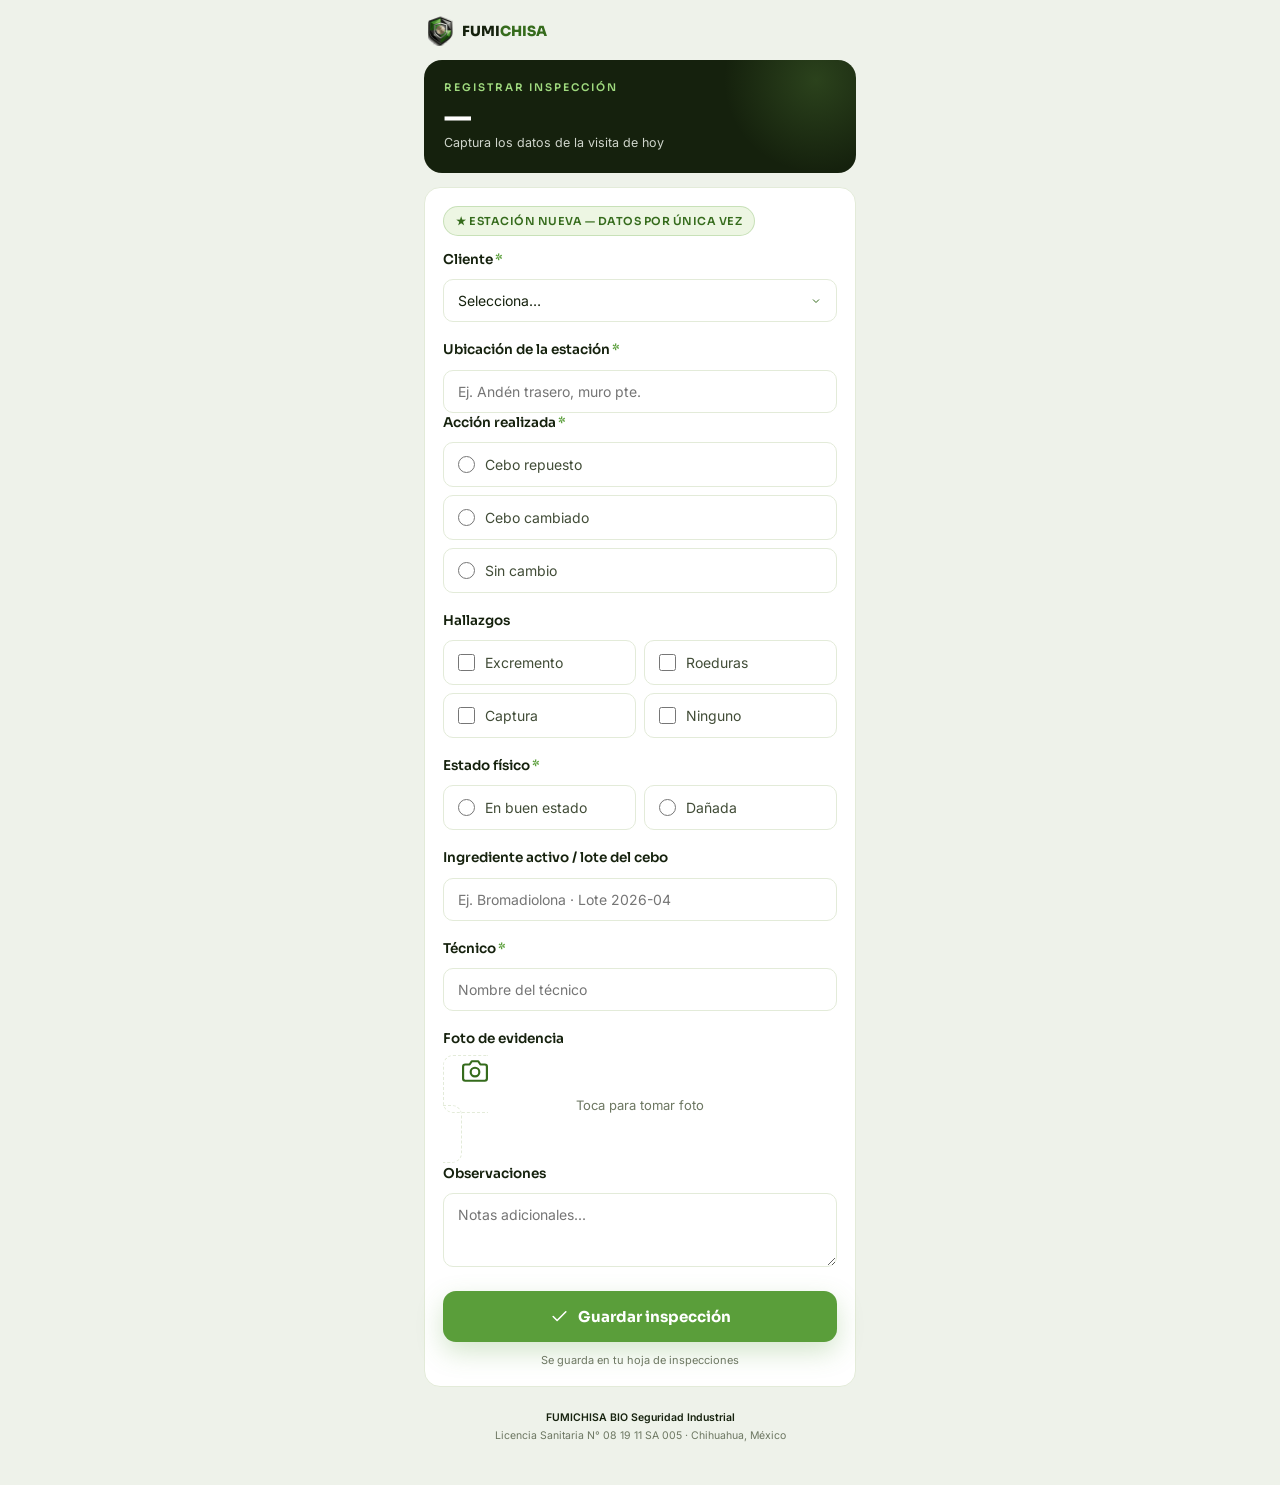
<file: registro-estacion.html>
<!DOCTYPE html>
<html lang="es">
<head>
<meta charset="UTF-8">
<meta name="viewport" content="width=device-width, initial-scale=1.0">
<title>Registrar inspección · FUMICHISA</title>
<link rel="preconnect" href="https://fonts.googleapis.com">
<link rel="preconnect" href="https://fonts.gstatic.com" crossorigin>
<link href="https://fonts.googleapis.com/css2?family=Sora:wght@400;600;700;800&family=Inter:wght@400;500;600&display=swap" rel="stylesheet">
<style>
  :root{--bg:#eef2ea;--card:#ffffff;--ink:#15210d;--body:#414c37;--muted:#6d7762;--line:#e3ebd9;--verde:#5a9e3a;--verde-deep:#356b1c;--verde-soft:#edf6e3;--amber:#b06a00;--amber-soft:#fdf3e3;--amber-line:#f4d29a;}
  *{margin:0;padding:0;box-sizing:border-box}
  body{font-family:'Inter',system-ui,sans-serif;background:var(--bg);color:var(--body);line-height:1.5;-webkit-font-smoothing:antialiased;padding:0 0 40px}
  .shell{max-width:460px;margin:0 auto;padding:0 14px}
  h1,h2,h3{font-family:'Sora',sans-serif;letter-spacing:-0.01em;color:var(--ink)}
  .brand{display:flex;align-items:center;gap:9px;padding:16px 4px 14px}
  .brand img{height:30px;width:auto;display:block}
  .brand .nm{font-family:'Sora';font-weight:800;font-size:14px;color:var(--ink)}
  .brand .nm span{color:var(--verde-deep)}
  .hero{background:var(--ink);border-radius:18px;padding:20px;color:#fff;position:relative;overflow:hidden}
  .hero::after{content:"";position:absolute;width:200px;height:200px;border-radius:50%;background:radial-gradient(circle,rgba(143,216,97,0.18),transparent 65%);top:-80px;right:-60px}
  .hero .ey{font-family:'Sora';font-weight:600;font-size:10.5px;letter-spacing:2px;text-transform:uppercase;color:#9fd97e;position:relative;z-index:2}
  .hero .id{font-family:'Sora';font-weight:800;font-size:30px;line-height:1;margin:6px 0 2px;position:relative;z-index:2}
  .hero .sub{font-size:12.5px;color:#cfd5cb;position:relative;z-index:2}
  .card{background:var(--card);border:1px solid var(--line);border-radius:16px;padding:18px;margin-top:14px}
  .nuevaTag{display:inline-flex;align-items:center;gap:7px;font-family:'Sora';font-weight:600;font-size:11px;letter-spacing:0.5px;text-transform:uppercase;color:var(--verde-deep);background:var(--verde-soft);border:1px solid rgba(90,158,58,0.25);border-radius:100px;padding:6px 12px;margin-bottom:14px}
  .fld{margin-bottom:18px}.fld:last-child{margin-bottom:0}
  label.q{display:block;font-family:'Sora';font-weight:600;font-size:13.5px;color:var(--ink);margin-bottom:9px}
  label.q .req{color:var(--verde);margin-left:2px}
  .opts{display:flex;flex-direction:column;gap:8px}
  .opt{display:flex;align-items:center;gap:10px;padding:11px 14px;border:1px solid var(--line);border-radius:10px;cursor:pointer;font-size:14px;color:var(--body);transition:border-color .15s,background .15s}
  .opt:hover{border-color:rgba(90,158,58,0.4)}
  .opt input{accent-color:var(--verde);width:17px;height:17px;flex-shrink:0}
  .opt.sel{border-color:var(--verde);background:var(--verde-soft);color:var(--ink);font-weight:500}
  .opts-h{flex-direction:row;flex-wrap:wrap}.opts-h .opt{flex:1;min-width:calc(50% - 4px)}
  input[type=text],textarea,select{width:100%;border:1px solid var(--line);border-radius:10px;padding:12px 14px;font-family:'Inter';font-size:14px;color:var(--ink);background:#fff;outline:none;transition:border-color .15s}
  select{appearance:none;background-image:url("data:image/svg+xml,%3Csvg xmlns='http://www.w3.org/2000/svg' width='12' height='12' viewBox='0 0 24 24' fill='none' stroke='%23356b1c' stroke-width='2'%3E%3Cpath d='m6 9 6 6 6-6'/%3E%3C/svg%3E");background-repeat:no-repeat;background-position:right 14px center}
  input:focus,textarea:focus,select:focus{border-color:var(--verde)}
  textarea{resize:vertical;min-height:74px}
  .photo{border:1px dashed var(--line);border-radius:10px;padding:18px;text-align:center;cursor:pointer}
  .photo:hover{border-color:var(--verde)}
  .photo svg{width:26px;height:26px;stroke:var(--verde-deep);margin-bottom:6px}
  .photo p{font-size:13px;color:var(--muted)}
  .photo input{display:none}
  .photo .file{font-size:12.5px;color:var(--verde-deep);font-weight:600;margin-top:6px;word-break:break-all}
  .submit{display:flex;align-items:center;justify-content:center;gap:9px;width:100%;background:var(--verde);color:#fff;font-family:'Sora';font-weight:700;font-size:15px;padding:16px;border:none;border-radius:13px;margin-top:16px;cursor:pointer;box-shadow:0 10px 26px rgba(90,158,58,0.26)}
  .submit svg{width:19px;height:19px}.submit:active{transform:translateY(1px)}
  .done{display:none;background:var(--verde-soft);border:1px solid rgba(90,158,58,0.3);border-radius:14px;padding:22px;text-align:center;margin-top:14px}
  .done svg{width:38px;height:38px;stroke:var(--verde-deep);margin-bottom:8px}
  .done h3{font-size:17px;margin-bottom:6px}.done p{font-size:13.5px;color:var(--muted)}
  footer{text-align:center;margin-top:22px;font-size:10.5px;color:var(--muted);line-height:1.7}
  footer b{color:var(--ink);font-weight:600}
  .demo{font-size:11px;color:var(--muted);text-align:center;margin-top:10px}
  #conocida{display:none;font-size:12.5px;color:var(--muted);background:var(--card);border:1px solid var(--line);border-radius:10px;padding:11px 14px;margin-top:14px}
  #conocida b{color:var(--ink)}
</style>
</head>
<body>
<div class="shell">
  <div class="brand"><img src="[data-uri]" alt="FUMICHISA"><div class="nm">FUMI<span>CHISA</span></div></div>
  <div class="hero">
    <div class="ey">Registrar inspección</div>
    <div class="id" id="estId">EST-CHIH-—</div>
    <div class="sub">Captura los datos de la visita de hoy</div>
  </div>

  <div id="conocida"></div>

  <form id="form" class="card">

    <!-- Bloque que solo aparece la PRIMERA vez de cada estación -->
    <div id="primeravez" style="display:none">
      <div class="nuevaTag">★ Estación nueva — datos por única vez</div>
      <div class="fld">
        <label class="q">Cliente<span class="req">*</span></label>
        <select name="cliente" id="cliente"><option value="">Selecciona…</option></select>
      </div>
      <div class="fld">
        <label class="q">Ubicación de la estación<span class="req">*</span></label>
        <input type="text" name="ubicacion" id="ubicacion" placeholder="Ej. Andén trasero, muro pte.">
      </div>
    </div>

    <div class="fld">
      <label class="q">Acción realizada<span class="req">*</span></label>
      <div class="opts">
        <label class="opt"><input type="radio" name="accion" value="Repuesto" required>Cebo repuesto</label>
        <label class="opt"><input type="radio" name="accion" value="Cambiado">Cebo cambiado</label>
        <label class="opt"><input type="radio" name="accion" value="Sin cambio">Sin cambio</label>
      </div>
    </div>
    <div class="fld">
      <label class="q">Hallazgos</label>
      <div class="opts opts-h">
        <label class="opt"><input type="checkbox" name="hallazgos" value="Excremento">Excremento</label>
        <label class="opt"><input type="checkbox" name="hallazgos" value="Roeduras">Roeduras</label>
        <label class="opt"><input type="checkbox" name="hallazgos" value="Captura">Captura</label>
        <label class="opt"><input type="checkbox" name="hallazgos" value="Ninguno">Ninguno</label>
      </div>
    </div>
    <div class="fld">
      <label class="q">Estado físico<span class="req">*</span></label>
      <div class="opts opts-h">
        <label class="opt"><input type="radio" name="estado" value="OK" required>En buen estado</label>
        <label class="opt"><input type="radio" name="estado" value="Dañada">Dañada</label>
      </div>
    </div>
    <div class="fld">
      <label class="q">Ingrediente activo / lote del cebo</label>
      <input type="text" name="cebo" placeholder="Ej. Bromadiolona · Lote 2026-04">
    </div>
    <div class="fld">
      <label class="q">Técnico<span class="req">*</span></label>
      <input type="text" name="tecnico" placeholder="Nombre del técnico" required>
    </div>
    <div class="fld">
      <label class="q">Foto de evidencia</label>
      <label class="photo">
        <svg viewBox="0 0 24 24" fill="none" stroke-width="2" stroke-linecap="round" stroke-linejoin="round"><path d="M23 19a2 2 0 0 1-2 2H3a2 2 0 0 1-2-2V8a2 2 0 0 1 2-2h4l2-3h6l2 3h4a2 2 0 0 1 2 2z"/><circle cx="12" cy="13" r="4"/></svg>
        <p>Toca para tomar foto</p>
        <input type="file" name="foto" accept="image/*" capture="environment" id="foto">
        <div class="file" id="fotoName"></div>
      </label>
    </div>
    <div class="fld">
      <label class="q">Observaciones</label>
      <textarea name="observaciones" placeholder="Notas adicionales..."></textarea>
    </div>

    <button type="submit" class="submit">
      <svg viewBox="0 0 24 24" fill="none" stroke="currentColor" stroke-width="2" stroke-linecap="round" stroke-linejoin="round"><path d="m20 6-11 11-5-5"/></svg>
      Guardar inspección
    </button>
    <p class="demo">Se guarda en tu hoja de inspecciones</p>
  </form>

  <div class="done" id="done">
    <svg viewBox="0 0 24 24" fill="none" stroke-width="2" stroke-linecap="round" stroke-linejoin="round"><path d="M22 11.08V12a10 10 0 1 1-5.93-9.14"/><path d="m22 4-10 10.01-3-3"/></svg>
    <h3>Inspección capturada</h3>
    <p id="doneTxt"></p>
  </div>

  <footer><b>FUMICHISA BIO Seguridad Industrial</b><br>Licencia Sanitaria N° 08 19 11 SA 005 · Chihuahua, México</footer>
</div>

<script>
/* ============================================================
   CONFIGURACIÓN
   ============================================================ */
var URL_SCRIPT = "https://script.google.com/macros/s/AKfycbwVUlBOcMMSEhRwDhZ4b2KUHCwAWeSegAFMXVtNyEX_gqfC0A-6SMjukWMQaF6qHzY-/exec";

// Lista de clientes (edítala UNA vez con tus clientes reales)
var CLIENTES = [
  "Gong Cha - D1", "Gong Cha - FM", "Casa Myers", "Casa Myers - CEDIS",
  "Hágalo Chihuahua", "BIO Saucito", "Hakuna", "American Industries", "Cofiasa"
];

/* ============================================================ */
function getParam(n){var m=new RegExp("[?&]"+n+"=([^&]+)").exec(window.location.search);return m?decodeURIComponent(m[1]):"";}
var id=(getParam("estacion")||getParam("id")||"—").toUpperCase();
document.getElementById("estId").textContent=id;

// llenar lista de clientes
var sel=document.getElementById("cliente");
CLIENTES.forEach(function(c){var o=document.createElement("option");o.value=c;o.textContent=c;sel.appendChild(o);});

// JSONP: revisar si la estación ya existe en el catálogo
function jsonp(url,cb){
  var name="cb_"+Date.now();
  window[name]=function(d){cb(d);try{delete window[name];}catch(e){}s.remove();};
  var s=document.createElement("script");
  s.src=url+(url.indexOf("?")===-1?"?":"&")+"callback="+name;
  s.onerror=function(){cb(null);};
  document.body.appendChild(s);
}

jsonp(URL_SCRIPT+"?id="+encodeURIComponent(id), function(d){
  if(d && d.info && d.info.cliente){
    // Estación ya conocida → no pedir cliente/ubicación
    var c=document.getElementById("conocida");
    c.innerHTML="📍 Estación de <b>"+d.info.cliente+"</b> · "+(d.info.ubicacion||"");
    c.style.display="block";
  }else{
    // Estación nueva → pedir datos por única vez
    document.getElementById("primeravez").style.display="block";
    document.getElementById("cliente").required=true;
    document.getElementById("ubicacion").required=true;
  }
});

// resaltar opciones
document.querySelectorAll(".opt input").forEach(function(inp){
  inp.addEventListener("change",function(){
    var grp=inp.closest(".opts");
    if(inp.type==="radio"){grp.querySelectorAll(".opt").forEach(function(o){o.classList.remove("sel");});}
    inp.closest(".opt").classList.toggle("sel", inp.checked);
  });
});
document.getElementById("foto").addEventListener("change",function(){
  document.getElementById("fotoName").textContent=this.files.length?("📎 "+this.files[0].name):"";
});

function leerFoto(file,cb){if(!file){cb("");return;}var r=new FileReader();r.onload=function(){cb(r.result);};r.onerror=function(){cb("");};r.readAsDataURL(file);}

document.getElementById("form").addEventListener("submit",function(ev){
  ev.preventDefault();
  var f=ev.target;
  if(!f.accion.value || !f.estado.value || !f.tecnico.value.trim()){return;}
  var nueva=document.getElementById("primeravez").style.display!=="none";
  if(nueva && (!f.cliente.value || !f.ubicacion.value.trim())){alert("Falta el cliente y la ubicación de la estación nueva.");return;}

  var btn=f.querySelector(".submit");btn.textContent="Guardando...";btn.disabled=true;
  var hallazgos=[];f.querySelectorAll('input[name="hallazgos"]:checked').forEach(function(c){hallazgos.push(c.value);});

  leerFoto(document.getElementById("foto").files[0], function(fotoB64){
    var payload={
      estacion:id, accion:f.accion.value, hallazgos:hallazgos.join(", "),
      estado:f.estado.value, cebo:f.cebo.value.trim(), tecnico:f.tecnico.value.trim(),
      observaciones:f.observaciones.value.trim(), foto:fotoB64,
      cliente: nueva ? f.cliente.value : "", ubicacion: nueva ? f.ubicacion.value.trim() : ""
    };
    fetch(URL_SCRIPT,{method:"POST",body:JSON.stringify(payload)}).then(function(){
      f.style.display="none";
      document.getElementById("conocida").style.display="none";
      document.getElementById("doneTxt").textContent="Estación "+id+" · "+payload.tecnico+" · "+new Date().toLocaleDateString("es-MX");
      document.getElementById("done").style.display="block";
      window.scrollTo({top:0,behavior:"smooth"});
    }).catch(function(){btn.textContent="⚠️ Error — reintentar";btn.disabled=false;});
  });
});
</script>
</body>
</html>
</file>
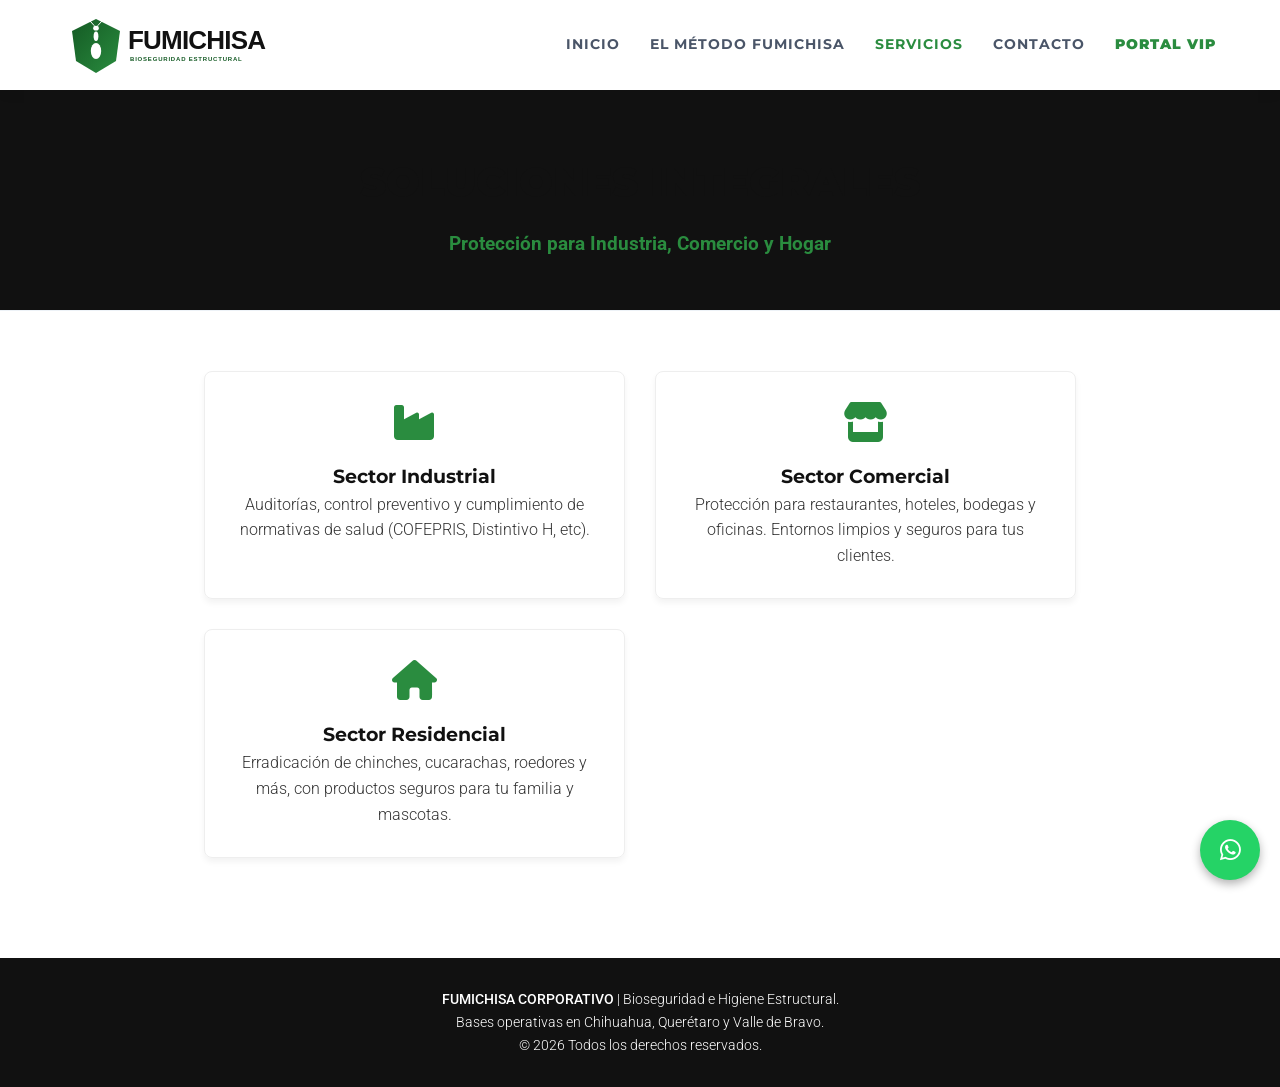
<file: servicios.html>
<!DOCTYPE html>
<html lang="es">
<head>
    <meta charset="UTF-8">
    <meta name="viewport" content="width=device-width, initial-scale=1.0">
    
    <title>Servicios de Fumigación Industrial y Residencial | Fumichisa</title>
    <meta name="description" content="Servicios profesionales de control de plagas, desinfección y bioseguridad. Atendemos industria, comercio y residencias en Chihuahua, Qro y Valle de Bravo.">
    <meta name="keywords" content="servicios de fumigación, control de roedores, exterminar cucarachas, fumigación de chinches, desinfección industrial">
    <meta name="robots" content="index, follow">

    <meta property="og:title" content="Catálogo de Servicios MIP | Fumichisa">
    <meta property="og:description" content="Protege tu entorno con nuestros servicios especializados de erradicación de plagas.">
    <meta property="og:type" content="website">
    <meta property="og:url" content="https://www.fumichisa.com/servicios.html">
    <meta property="og:image" content="https://www.fumichisa.com/logo.png">

    <script type="application/ld+json">
    {
      "@context": "https://schema.org",
      "@type": "Service",
      "serviceType": "Control de Plagas",
      "provider": { "@type": "LocalBusiness", "name": "Fumichisa", "telephone": "+526142126037" },
      "areaServed": [ {"@type": "City", "name": "Chihuahua"}, {"@type": "City", "name": "Querétaro"}, {"@type": "City", "name": "Valle de Bravo"} ]
    }
    </script>

    <link href="https://fonts.googleapis.com/css2?family=Montserrat:wght@400;700;900&family=Roboto:wght@300;400;500;700&display=swap" rel="stylesheet">
    <link rel="stylesheet" href="https://cdnjs.cloudflare.com/ajax/libs/font-awesome/6.0.0/css/all.min.css">
    <link rel="stylesheet" href="style.css">
</head>
<body>

    <header>
        <a href="index.html" class="brand" style="text-decoration: none; display: flex; align-items: center;">
            <svg xmlns="http://www.w3.org/2000/svg" viewBox="0 0 650 150" height="60px">
              <defs><linearGradient id="gradEscudo" x1="0%" y1="0%" x2="100%" y2="100%"><stop offset="0%" style="stop-color:#145A24;stop-opacity:1" /><stop offset="100%" style="stop-color:#2A8C3F;stop-opacity:1" /></linearGradient></defs>
              <g transform="translate(10, 5)"><path d="M70,5 L10,35 L20,110 L70,140 L120,110 L130,35 Z" fill="url(#gradEscudo)" /><path d="M66,22 L55,10 M74,22 L85,10" stroke="#ffffff" stroke-width="2.5" fill="none"/><ellipse cx="70" cy="28" rx="7" ry="6" fill="#ffffff"/><ellipse cx="70" cy="48" rx="6" ry="12" fill="#ffffff"/><ellipse cx="70" cy="85" rx="13" ry="20" fill="#ffffff"/></g>
              <text x="160" y="85" font-family="Arial, Helvetica, sans-serif" font-weight="900" font-size="65" fill="#111111" letter-spacing="-2">FUMICHISA</text>
              <text x="165" y="115" font-family="Arial, Helvetica, sans-serif" font-weight="700" font-size="15" fill="#145A24" letter-spacing="2">BIOSEGURIDAD ESTRUCTURAL</text>
            </svg>
        </a>
        <nav class="nav-links">
            <a href="index.html">Inicio</a>
            <a href="nosotros.html">El Método Fumichisa</a>
            <a href="servicios.html" class="active">Servicios</a>
            <a href="contacto.html">Contacto</a>
            <a href="certificados.html" style="color: #2A8C3F; font-weight: 900;">Portal VIP</a>
        </nav>
    </header>

    <section class="page-header" style="padding-top: 150px; background-color: #111; color: white; text-align: center; padding-bottom: 50px;">
        <h1 style="font-family: 'Montserrat', sans-serif; font-weight: 900; font-size: 2.5rem;">Soluciones Integrales</h1>
        <p style="color: #2A8C3F; font-weight: bold; font-size: 1.2rem;">Protección para Industria, Comercio y Hogar</p>
    </section>

    <section style="padding: 60px 5%; max-width: 1000px; margin: 0 auto; color: #333;">
        <div style="display: grid; grid-template-columns: repeat(auto-fit, minmax(300px, 1fr)); gap: 30px;">
            <div style="border: 1px solid #eee; padding: 30px; border-radius: 8px; text-align: center; box-shadow: 0 4px 6px rgba(0,0,0,0.05);">
                <i class="fas fa-industry" style="font-size: 40px; color: #2A8C3F; margin-bottom: 20px;"></i>
                <h3>Sector Industrial</h3>
                <p>Auditorías, control preventivo y cumplimiento de normativas de salud (COFEPRIS, Distintivo H, etc).</p>
            </div>
            <div style="border: 1px solid #eee; padding: 30px; border-radius: 8px; text-align: center; box-shadow: 0 4px 6px rgba(0,0,0,0.05);">
                <i class="fas fa-store" style="font-size: 40px; color: #2A8C3F; margin-bottom: 20px;"></i>
                <h3>Sector Comercial</h3>
                <p>Protección para restaurantes, hoteles, bodegas y oficinas. Entornos limpios y seguros para tus clientes.</p>
            </div>
            <div style="border: 1px solid #eee; padding: 30px; border-radius: 8px; text-align: center; box-shadow: 0 4px 6px rgba(0,0,0,0.05);">
                <i class="fas fa-home" style="font-size: 40px; color: #2A8C3F; margin-bottom: 20px;"></i>
                <h3>Sector Residencial</h3>
                <p>Erradicación de chinches, cucarachas, roedores y más, con productos seguros para tu familia y mascotas.</p>
            </div>
        </div>
    </section>

    <footer style="background-color: #111; color: white; text-align: center; padding: 30px; margin-top: 40px;">
        <p><strong>FUMICHISA CORPORATIVO</strong> | Bioseguridad e Higiene Estructural.</p>
        <p>Bases operativas en Chihuahua, Querétaro y Valle de Bravo.</p>
        <p>© 2026 Todos los derechos reservados.</p>
    </footer>

    <a href="https://wa.me/526142126037" class="btn-whatsapp-flotante" target="_blank" style="position: fixed; bottom: 20px; right: 20px; background-color: #25D366; color: white; padding: 15px; border-radius: 50%; font-size: 24px; box-shadow: 0 4px 10px rgba(0,0,0,0.3);"><i class="fab fa-whatsapp"></i></a>
</body>
</html>
</file>
<file: style.css>
:root {
    --verde: #2A8C3F;
    --negro: #111111;
    --gris-fondo: #f8fafc;
    --texto: #4A5568;
    --blanco: #ffffff;
    --whatsapp: #25D366;
}

* { margin: 0; padding: 0; box-sizing: border-box; }
body { font-family: 'Roboto', sans-serif; color: var(--texto); background-color: var(--blanco); overflow-x: hidden; font-weight: 300; line-height: 1.6; }
h1, h2, h3, h4 { font-family: 'Montserrat', sans-serif; color: var(--negro); font-weight: 700; }

/* ENCABEZADO */
header { 
    position: absolute; top: 0; left: 0; width: 100%; z-index: 1000; 
    padding: 15px 5%; display: flex; justify-content: space-between; align-items: center; 
    background-color: var(--blanco); box-shadow: 0 2px 15px rgba(0,0,0,0.05); 
}
.brand { display: flex; align-items: center; gap: 15px; text-decoration: none;}
.nav-links { display: flex; gap: 30px; }
.nav-links a { 
    text-decoration: none; color: var(--texto); font-weight: 700; 
    font-family: 'Montserrat', sans-serif; font-size: 0.85rem; 
    text-transform: uppercase; transition: all 0.3s ease; letter-spacing: 1px;
}
.nav-links a:hover, .nav-links a.active { color: var(--verde); }

/* HERO (PORTADA CON VIDEO DE FONDO) */
.hero { 
    position: relative; min-height: 100vh; color: var(--blanco);
    display: flex; align-items: center; padding: 180px 5% 80px 5%;
    overflow: hidden; background-color: var(--negro);
}
.video-bg {
    position: absolute; top: 50%; left: 50%;
    min-width: 100%; min-height: 100%; width: auto; height: auto;
    transform: translateX(-50%) translateY(-50%); z-index: 0; object-fit: cover;
}
.hero-overlay {
    position: absolute; top: 0; left: 0; width: 100%; height: 100%;
    background: linear-gradient(135deg, rgba(17,17,17,0.85) 0%, rgba(42,140,63,0.4) 100%);
    z-index: 1; clip-path: polygon(0 0, 100% 0, 100% 92%, 0% 100%);
}
.hero-content { position: relative; z-index: 2; max-width: 850px; }
.hero h1 { font-size: 4rem; font-weight: 900; line-height: 1.1; margin-bottom: 25px; text-transform: uppercase; letter-spacing: -1.5px; color: var(--blanco); }
.hero h1 span { color: var(--verde); text-shadow: 0 0 10px rgba(0,0,0,0.8); }
.hero p { font-size: 1.25rem; margin-bottom: 45px; font-weight: 400; color: #f1f5f9; text-shadow: 0 2px 4px rgba(0,0,0,0.8); }

.btn-primary {
    display: inline-flex; align-items: center; justify-content: center;
    background-color: var(--verde); color: var(--blanco); padding: 22px 45px; 
    font-family: 'Montserrat', sans-serif; font-weight: 700; font-size: 0.95rem; 
    text-transform: uppercase; text-decoration: none; letter-spacing: 1.5px;
    border-radius: 4px; transition: all 0.3s ease; box-shadow: 0 10px 30px rgba(42, 140, 63, 0.2);
}
.btn-primary i { margin-right: 15px; font-size: 1.2rem; }
.btn-primary:hover { background-color: var(--blanco); color: var(--negro); transform: translateY(-4px); box-shadow: 0 15px 40px rgba(0,0,0,0.2); }

/* ESTADÍSTICAS */
.stats-bar { 
    background-color: var(--blanco); display: flex; flex-wrap: wrap; 
    margin-top: -70px; position: relative; z-index: 5; max-width: 1200px; margin-left: auto; margin-right: auto;
    border-radius: 12px; box-shadow: 0 20px 50px rgba(0,0,0,0.08); overflow: hidden; border: 1px solid #edf2f7;
}
.stat-box { flex: 1; min-width: 250px; padding: 50px 20px; text-align: center; border-right: 1px solid #edf2f7; }
.stat-box:last-child { border-right: none; }
.stat-number { display: block; font-family: 'Montserrat', sans-serif; font-size: 3.5rem; font-weight: 900; color: var(--verde); margin-bottom: 10px; }
.stat-text { font-size: 0.8rem; text-transform: uppercase; letter-spacing: 2px; color: #718096; font-weight: 700; }

/* SECCIONES INTERNAS */
.page-header { padding: 180px 5% 80px 5%; background-color: var(--gris-fondo); text-align: center; border-bottom: 1px solid #edf2f7; }
.page-header h1 { font-size: 3.5rem; text-transform: uppercase; color: var(--negro); margin-bottom: 15px; }
.page-header p { font-size: 1.2rem; color: #64748b; max-width: 700px; margin: 0 auto; }

.about-section { padding: 100px 5%; display: flex; gap: 80px; align-items: center; flex-wrap: wrap; }
.about-text { flex: 1; min-width: 350px; }
.about-text h2 { font-size: 2.8rem; margin-bottom: 30px; text-transform: uppercase; }
.about-text h2::after { content: ''; display: block; width: 70px; height: 5px; background-color: var(--verde); margin-top: 20px; }
.about-text p { margin-bottom: 25px; font-size: 1.15rem; }
.about-image { flex: 1; min-width: 350px; position: relative; }
.about-image img { width: 100%; height: auto; display: block; position: relative; z-index: 2; clip-path: polygon(8% 0%, 100% 0%, 92% 100%, 0% 100%); box-shadow: 0 20px 40px rgba(0,0,0,0.1); }

.services { padding: 100px 5%; background-color: var(--blanco); }
.services-grid { display: grid; grid-template-columns: repeat(auto-fit, minmax(280px, 1fr)); gap: 30px; max-width: 1240px; margin: 0 auto; }
.service-card { background: var(--gris-fondo); padding: 50px 30px; border-radius: 8px; transition: all 0.4s ease; border: 1px solid #edf2f7; box-shadow: 0 4px 15px rgba(0,0,0,0.03); }
.service-card:hover { transform: translateY(-10px); box-shadow: 0 20px 40px rgba(0,0,0,0.08); border-color: var(--verde); }
.service-icon { font-size: 2.5rem; color: var(--verde); margin-bottom: 20px; }
.service-card h3 { font-size: 1.2rem; margin-bottom: 15px; text-transform: uppercase; letter-spacing: 0.5px; }

.method-section { padding: 100px 5%; background-color: var(--gris-fondo); }
.method-grid { display: grid; grid-template-columns: repeat(auto-fit, minmax(220px, 1fr)); gap: 30px; max-width: 1240px; margin: 0 auto; text-align: center; }
.method-step { position: relative; padding: 20px; }
.step-number { font-size: 4rem; font-family: 'Montserrat', sans-serif; font-weight: 900; color: var(--blanco); position: absolute; top: -20px; left: 50%; transform: translateX(-50%); z-index: 0; }
.method-step h4 { position: relative; z-index: 1; font-size: 1.1rem; margin: 20px 0 10px 0; color: var(--verde); text-transform: uppercase; }
.method-step p { position: relative; z-index: 1; font-size: 0.95rem; }

.contact-final { padding: 100px 5%; background-color: var(--blanco); text-align: center; }
.contact-wrapper { max-width: 800px; margin: 0 auto; padding: 60px 40px; background-color: var(--gris-fondo); border-radius: 12px; border: 1px solid #edf2f7; box-shadow: 0 10px 40px rgba(0,0,0,0.03); }
.contact-final h2 { font-size: 2.2rem; text-transform: uppercase; margin-bottom: 15px; letter-spacing: -0.5px; }
.contact-final p { font-size: 1.1rem; margin-bottom: 40px; color: #64748b; max-width: 600px; margin-left: auto; margin-right: auto; }
.contact-email-link { display: inline-flex; align-items: center; justify-content: center; font-size: 1.15rem; font-weight: 500; color: var(--negro); text-decoration: none; padding: 18px 45px; border-radius: 50px; background-color: var(--blanco); border: 1px solid #e2e8f0; transition: all 0.3s ease; box-shadow: 0 4px 15px rgba(0,0,0,0.02); font-family: 'Montserrat', sans-serif; }
.contact-email-link i { color: var(--verde); margin-right: 15px; font-size: 1.3rem; }
.contact-email-link:hover { border-color: var(--verde); color: var(--verde); box-shadow: 0 10px 25px rgba(42, 140, 63, 0.1); transform: translateY(-3px); }

footer { background-color: var(--negro); color: rgba(255,255,255,0.7); text-align: center; padding: 40px 20px; font-size: 0.9rem; margin-top: auto; }
footer strong { color: var(--blanco); font-weight: 500; }
.btn-whatsapp-flotante { position: fixed; width: 60px; height: 60px; bottom: 40px; right: 40px; background-color: var(--whatsapp); color: #FFF; border-radius: 50px; display: flex; align-items: center; justify-content: center; font-size: 30px; box-shadow: 2px 2px 15px rgba(0,0,0,0.2); z-index: 1000; text-decoration: none; transition: all 0.3s ease; }
.btn-whatsapp-flotante:hover { transform: scale(1.1); background-color: #128C7E; box-shadow: 2px 2px 20px rgba(37, 211, 102, 0.4); }

@media (max-width: 1024px) {
    header { flex-direction: column; gap: 20px; padding: 20px 5%; }
    .nav-links { flex-wrap: wrap; justify-content: center; gap: 15px; }
    .hero-content h1 { font-size: 2.5rem; }
    .hero { padding: 220px 5% 100px 5%; }
    .stats-bar { grid-template-columns: 1fr; margin-top: -30px; }
    .stat-box { border-bottom: 1px solid #edf2f7; border-right: none; }
    .about-section { flex-direction: column; }
    .btn-whatsapp-flotante { width: 50px; height: 50px; bottom: 20px; right: 20px; font-size: 25px; }
}
/* =========================================
   PORTAL DE CERTIFICADOS (Buscador)
   ========================================= */
.portal-section { 
    padding: 100px 5%; 
    background-color: var(--blanco); 
    text-align: center; 
    min-height: 60vh; /* Para que la página no quede corta si hay poco contenido */
    display: flex;
    align-items: center;
    justify-content: center;
}

.portal-wrapper { 
    width: 100%;
    max-width: 650px; 
    padding: 60px 50px; 
    background-color: var(--blanco); 
    border-radius: 12px; 
    border: 1px solid #edf2f7; 
    box-shadow: 0 20px 50px rgba(0,0,0,0.06); 
    position: relative;
    overflow: hidden;
}

/* Detalle verde en el borde superior de la tarjeta */
.portal-wrapper::before {
    content: '';
    position: absolute;
    top: 0;
    left: 0;
    width: 100%;
    height: 6px;
    background-color: var(--verde);
}

.portal-icon { 
    font-size: 3.5rem; 
    color: var(--verde); 
    margin-bottom: 25px; 
}

.portal-wrapper h2 { 
    font-size: 2.2rem; 
    text-transform: uppercase; 
    margin-bottom: 15px; 
    letter-spacing: -0.5px;
}

.portal-wrapper p { 
    font-size: 1.1rem; 
    margin-bottom: 35px; 
    color: #64748b; 
}

.portal-form { 
    display: flex; 
    flex-direction: column; 
    gap: 20px; 
}

.portal-form input { 
    padding: 20px 25px; 
    font-size: 1.1rem; 
    border: 2px solid #edf2f7; 
    background-color: var(--gris-fondo);
    border-radius: 6px; 
    font-family: 'Roboto', sans-serif; 
    transition: all 0.3s ease; 
    outline: none; 
    color: var(--negro);
    text-align: center;
}

.portal-form input:focus { 
    border-color: var(--verde); 
    background-color: var(--blanco);
    box-shadow: 0 0 0 4px rgba(42, 140, 63, 0.1); 
}

.portal-form .btn-primary { 
    width: 100%; 
    cursor: pointer; 
    border: none; 
    font-size: 1.1rem;
}

@media (max-width: 768px) {
    .portal-wrapper { padding: 40px 25px; }
    .portal-wrapper h2 { font-size: 1.8rem; }
}
</file>
